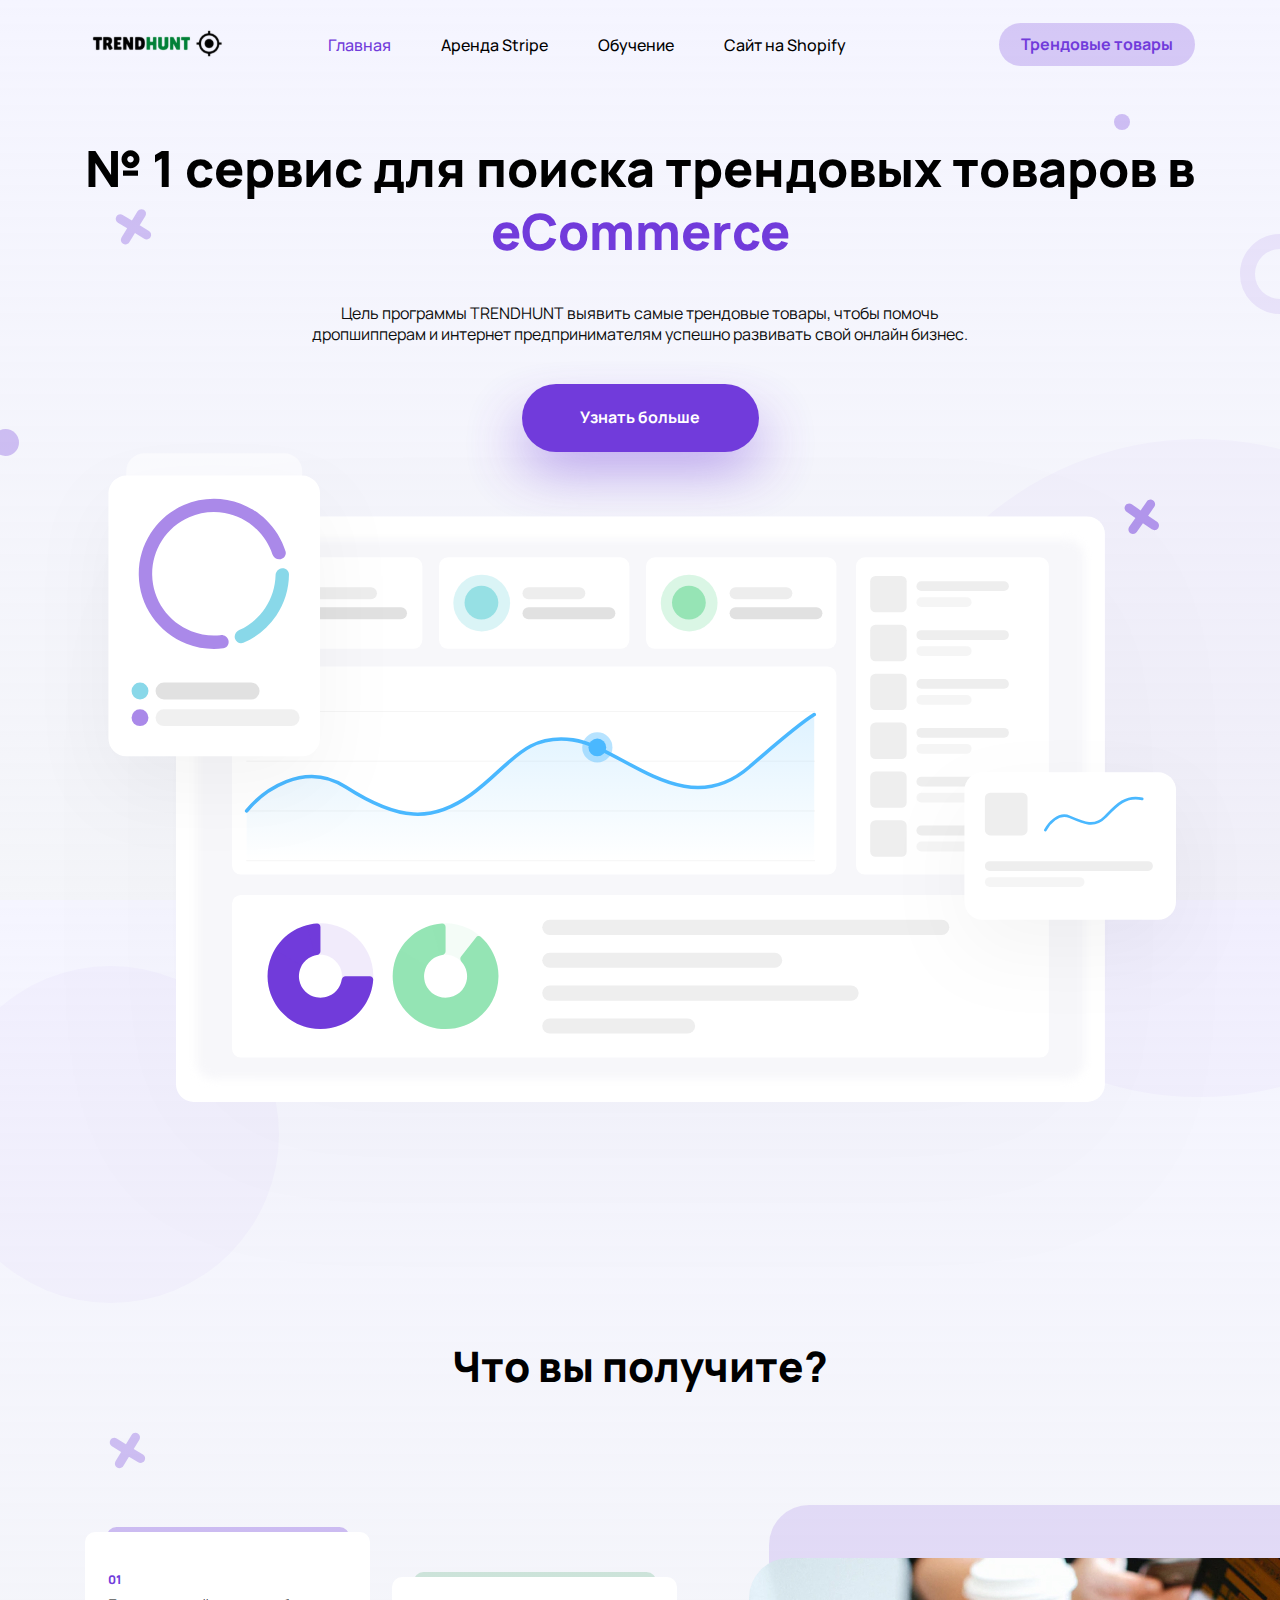
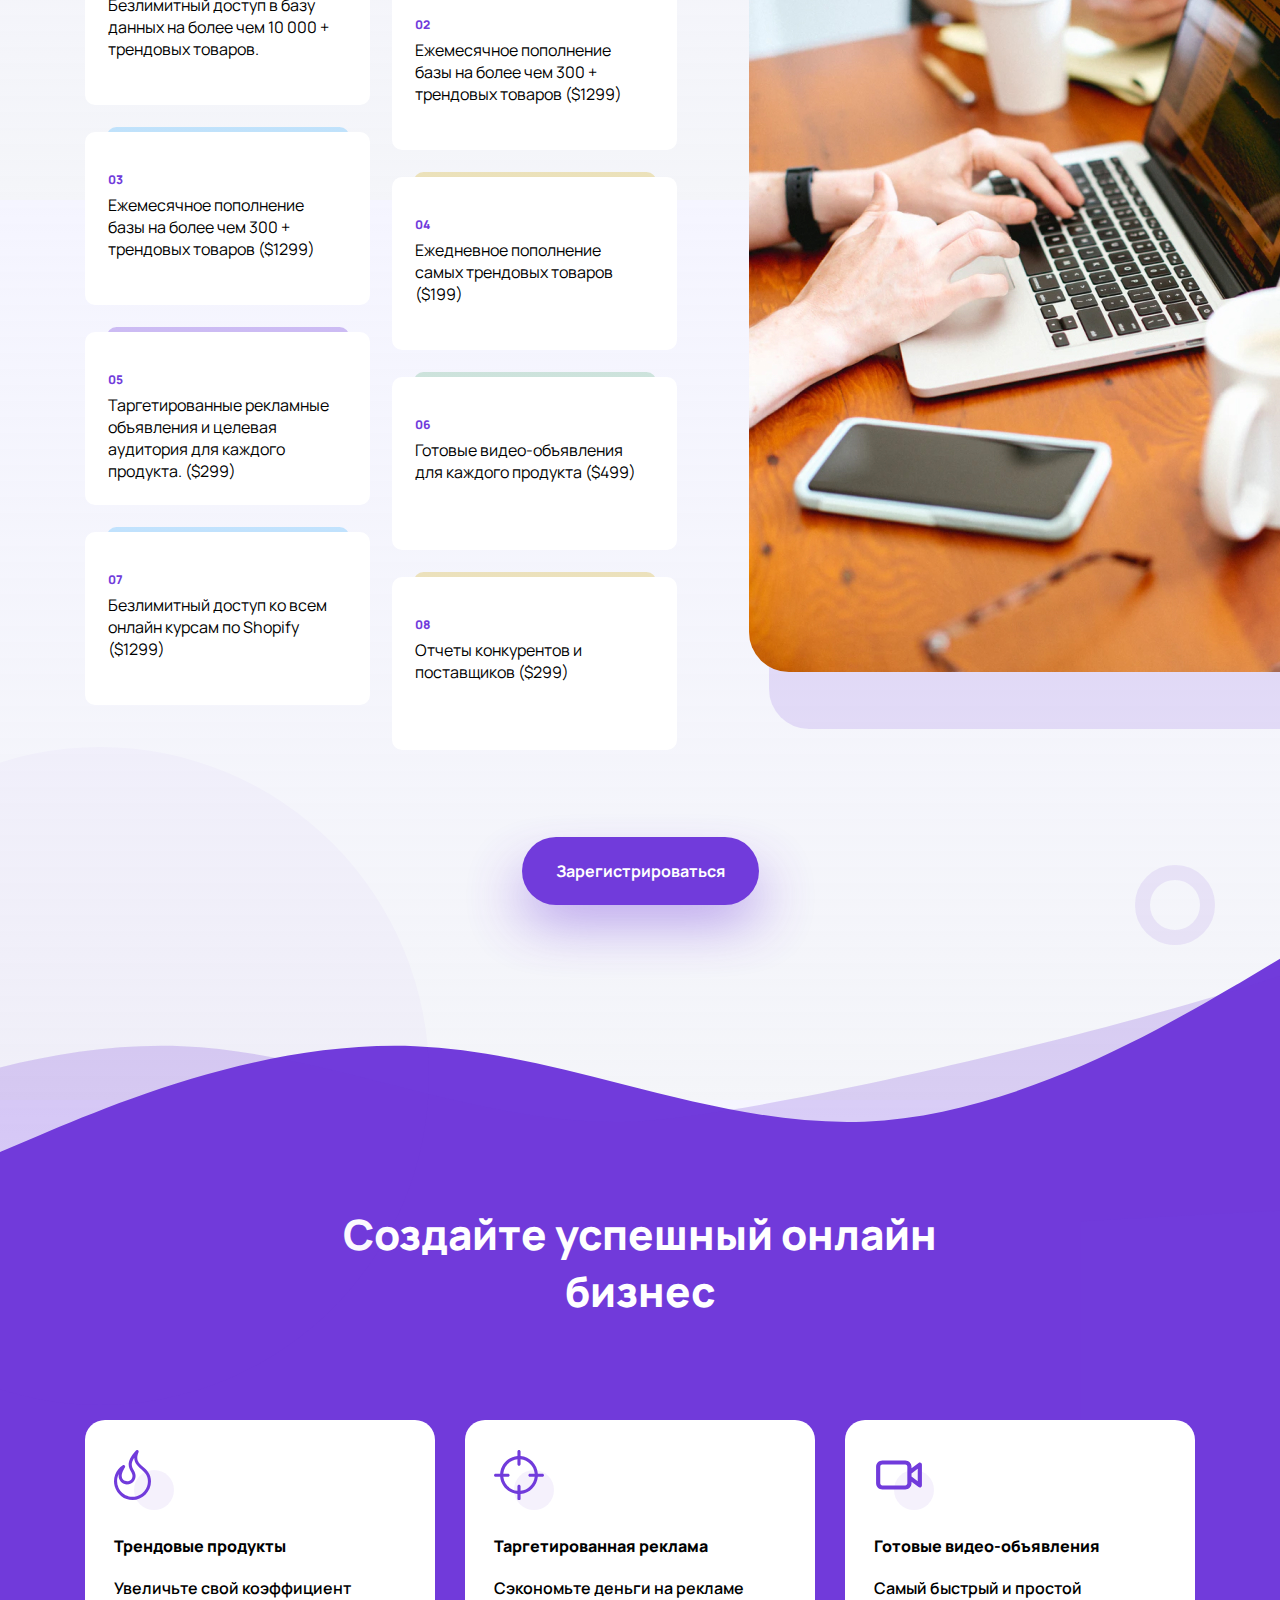
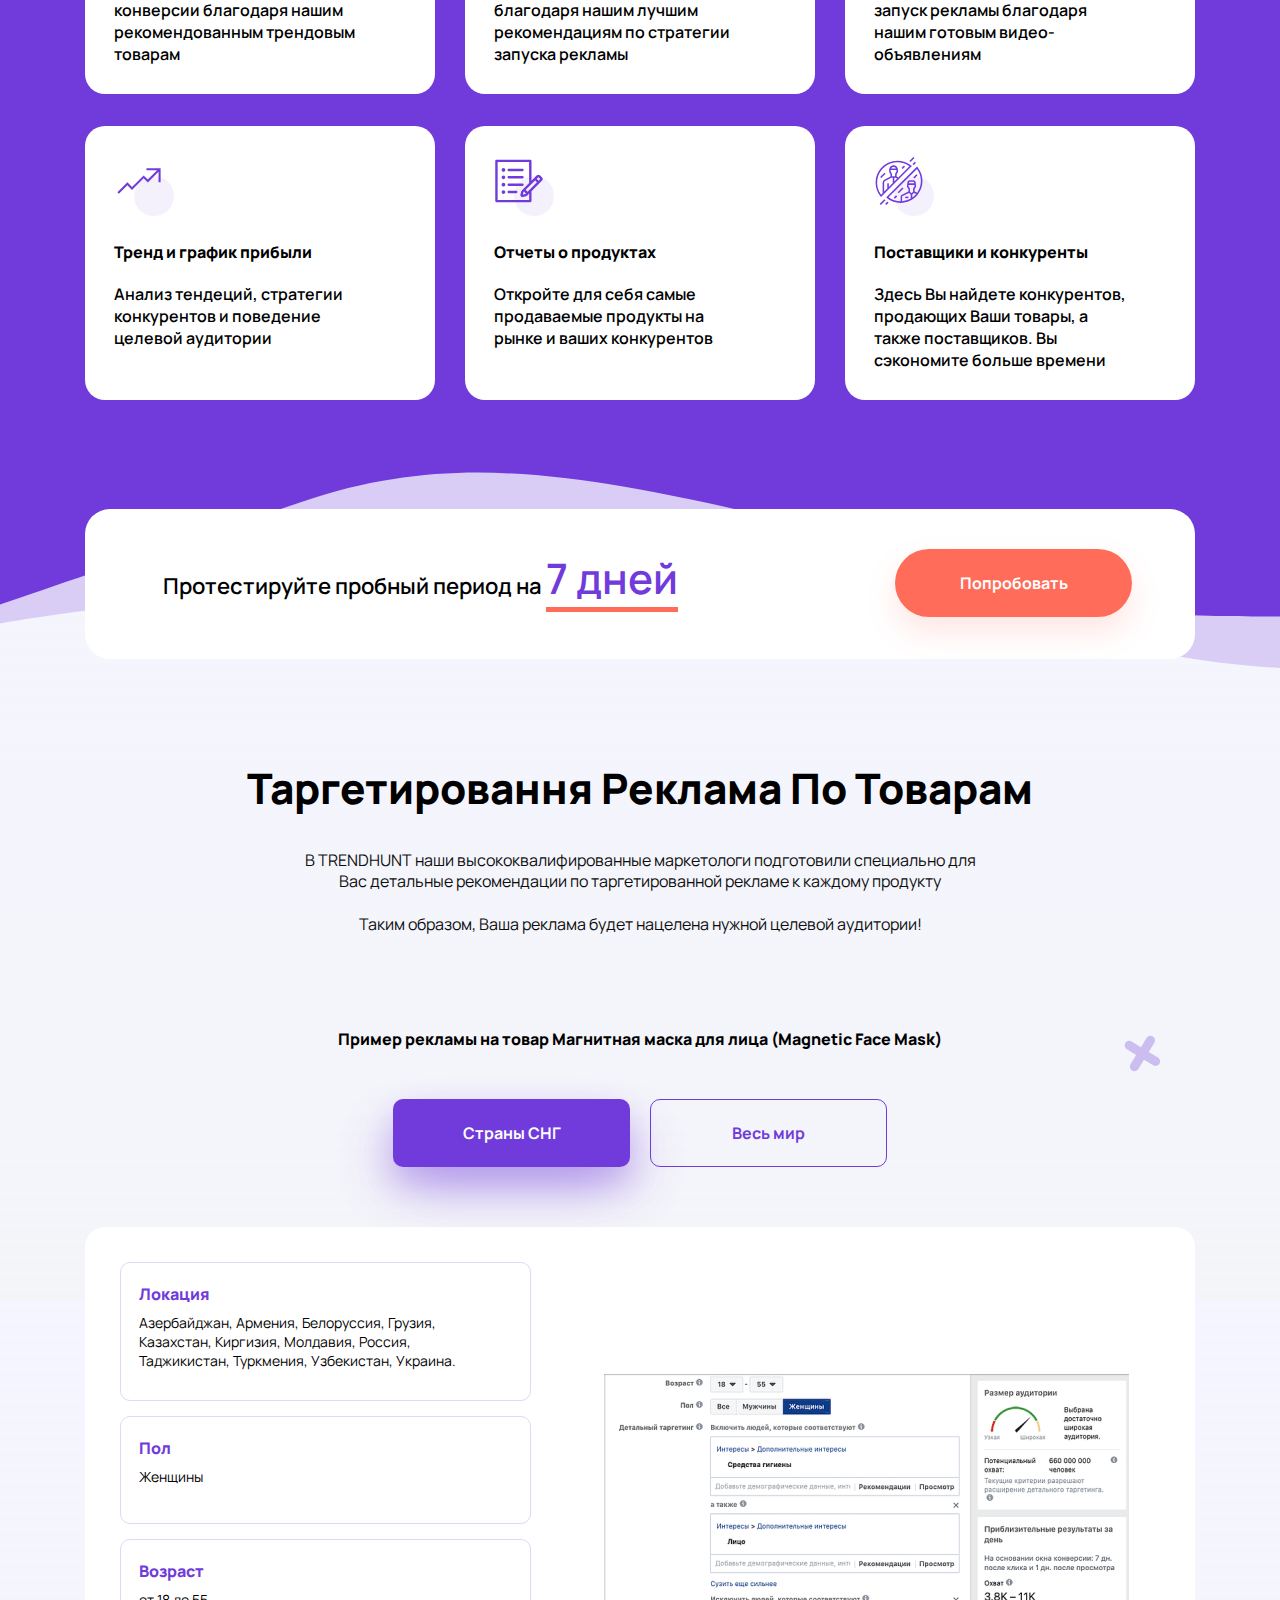
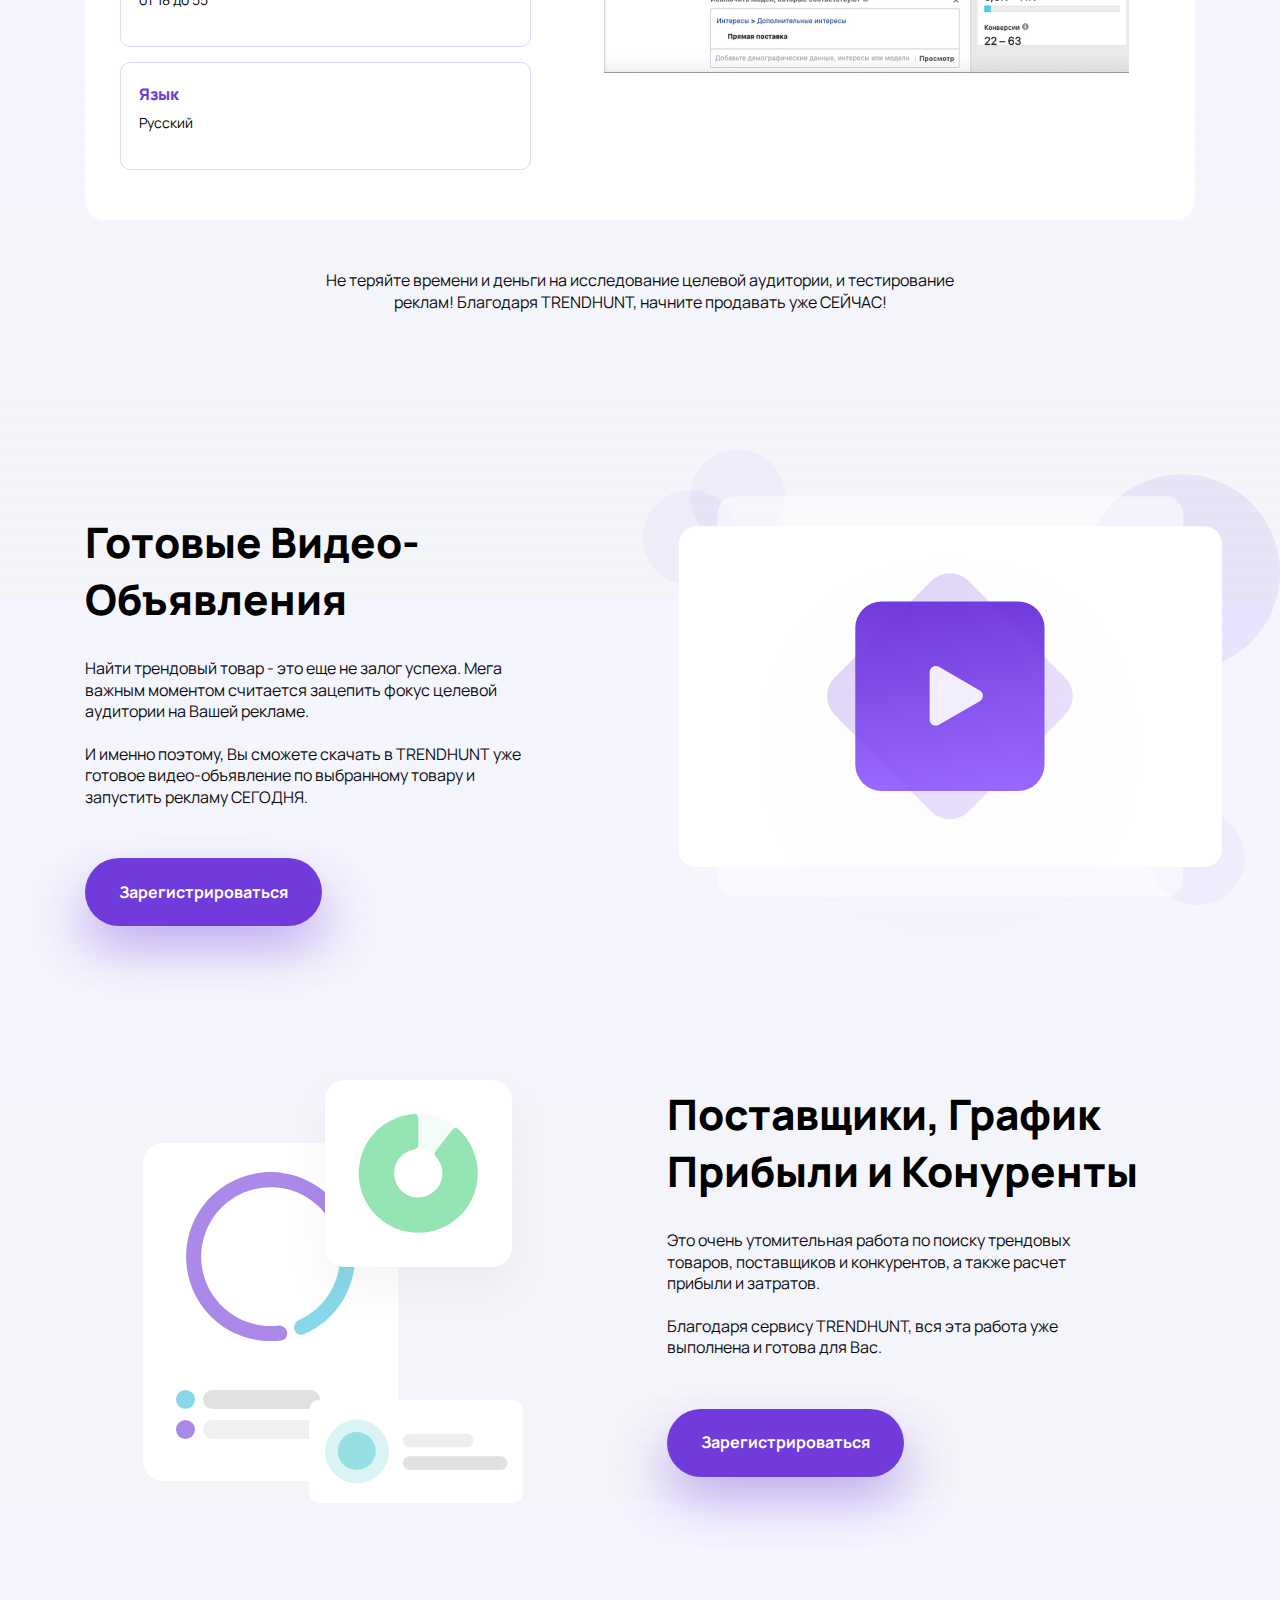
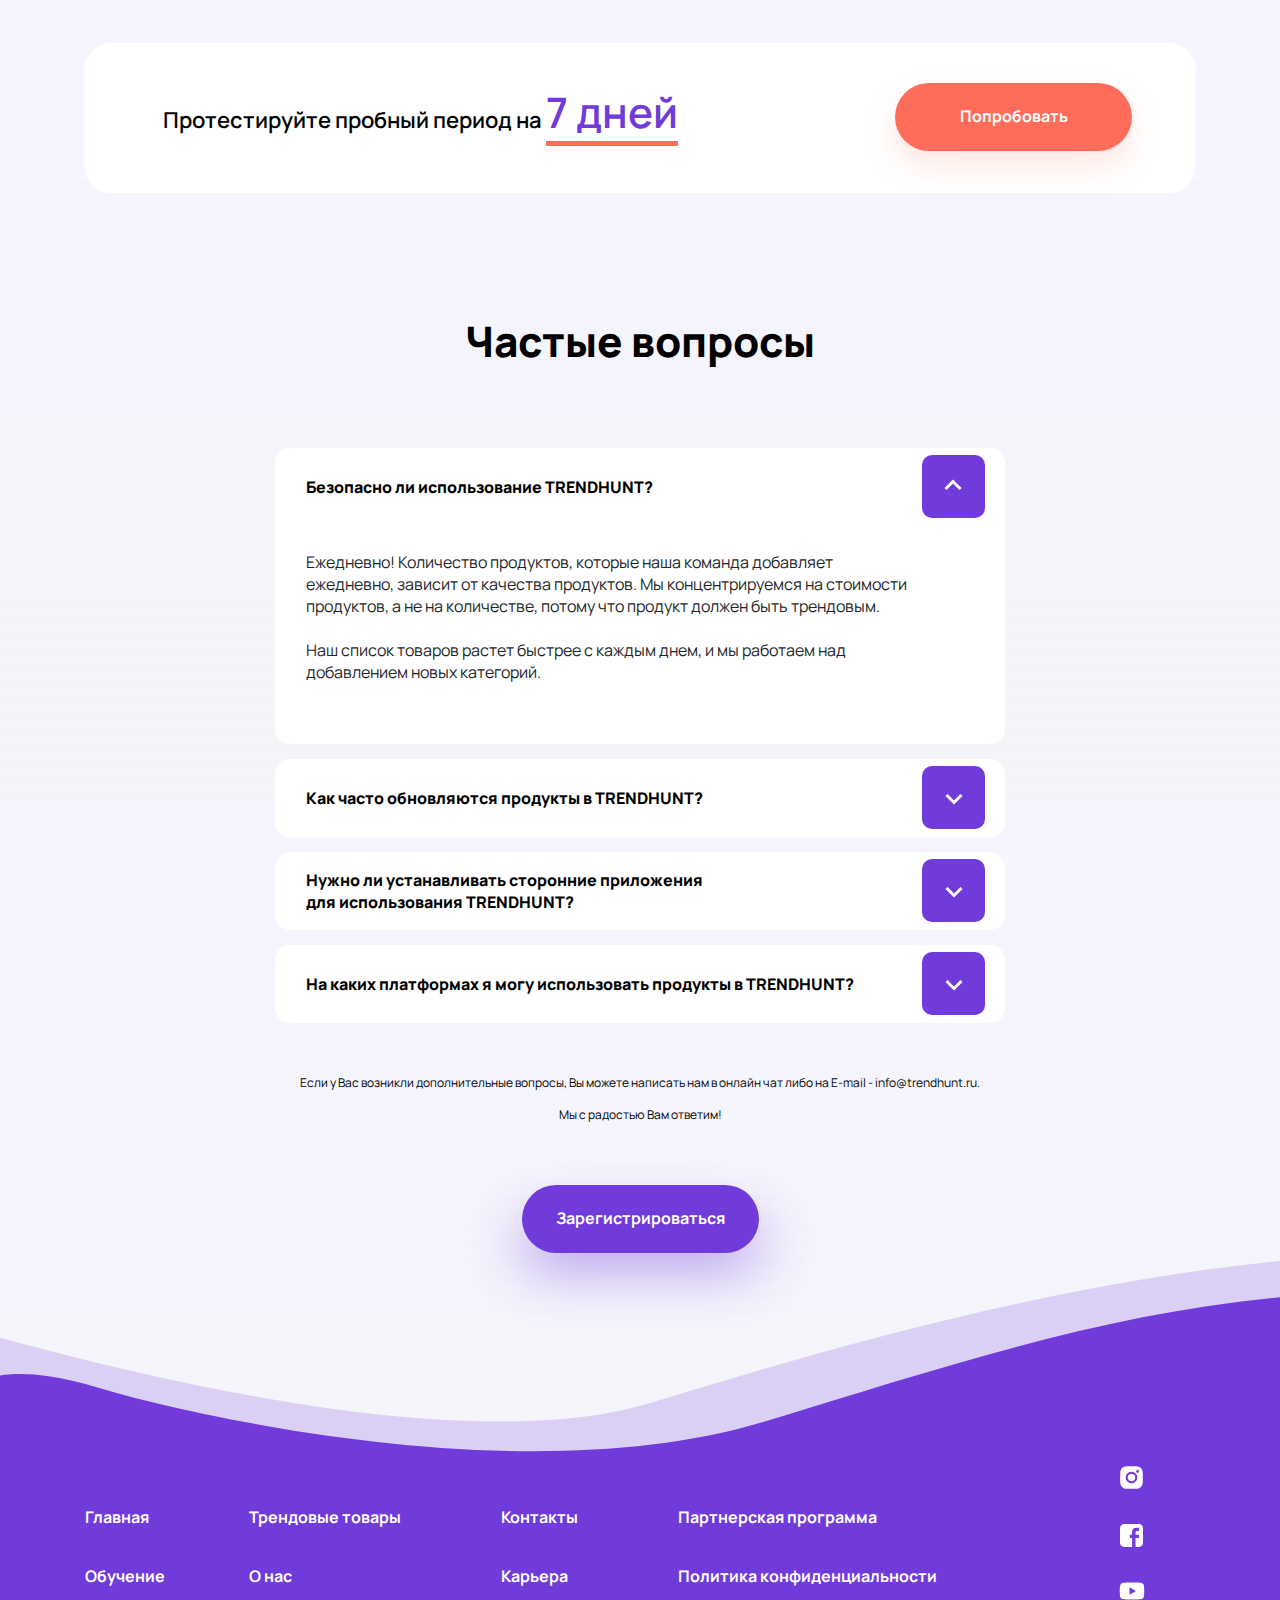
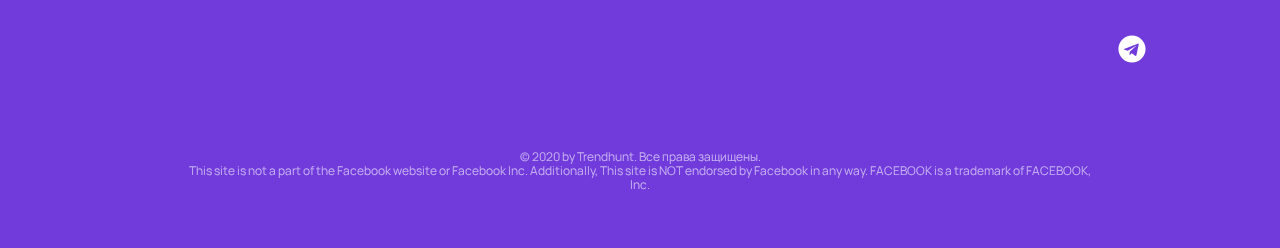
<file: src/index.html>
<!DOCTYPE html>
<html lang="en">
<head>
  <meta charset="UTF-8">
  <meta name="viewport" content="width=device-width, initial-scale=1.0">
  <meta http-equiv="X-UA-Compatible" content="ie=edge">
  <meta name="description" content="TrenHunt - № 1 сервис для поиска трендовых товаров в eCommerce"/>
  <meta name="keywords" content="сервис, eCommerce, Shopify, Stripe, site, web, shop, курсы, шопифай, магазин "/>
  <title>Главная</title>
  <link rel="apple-touch-icon" sizes="180x180" href="favicon/apple-touch-icon.png">
  <link rel="icon" type="image/png" sizes="32x32" href="favicon/favicon-32x32.png">
  <link rel="icon" type="image/png" sizes="16x16" href="favicon/favicon-16x16.png">
  <link rel="manifest" href="favicon/site.webmanifest">
  <link rel="mask-icon" href="favicon/safari-pinned-tab.svg" color="#5bbad5">
  <link rel="shortcut icon" href="favicon/favicon.ico">
  <meta name="msapplication-TileColor" content="#da532c">
  <meta name="msapplication-config" content="favicon/browserconfig.xml">
  <meta name="theme-color" content="#ffffff">
  <link href="https://fonts.googleapis.com/css2?family=Manrope:wght@300;400;500;600;700&display=swap" rel="stylesheet">
  <link rel="stylesheet" href="https://stackpath.bootstrapcdn.com/bootstrap/4.5.0/css/bootstrap.min.css">
  <link rel="stylesheet" href="css/style.min.css">
</head>
<body>
  <div class="nav" id="nav">
    <div class="container">
      <div class="nav__wrap">
        <a href="#" class="nav__logo">
          <img src="img/image 1.svg" alt="TrendHunt">
        </a>
        <ul class="nav__list">
          <li class="nav__list__item"><a class="nav__list__item-active" href="index.html">Главная</a></li>
          <li class="nav__list__item"><a href="stripe.html">Аренда Stripe</a></li>
          <li class="nav__list__item"><a href="education.html">Обучение</a></li>
          <li class="nav__list__item"><a href="shopify.html">Сайт на Shopify</a></li>
        </ul>
        <a href="#" class="nav__btn">Трендовые товары</a>
        <div class="toggle">
          <span class="toggle-1"></span>
          <span class="toggle-2"></span>
          <span class="toggle-3"></span>
        </div>
      </div>
    </div>
  </div>
  <div class="nav-menu">
    <ul class="nav-menu__list">
      <li class="nav__list__item"><a href="index.html">Главная</a></li>
      <li class="nav__list__item"><a href="stripe.html">Аренда Stripe</a></li>
      <li class="nav__list__item"><a href="education.html">Обучение</a></li>
      <li class="nav__list__item"><a href="shopify.html">Сайт на Shopify</a></li>
    </ul>
  </div>
  <div class="header" id="header">
    <img src="img/Ellipse_header-1.svg" alt="" class="elipse-h-r-1">
    <img src="img/Ellipse_header-bg-2.svg" class="elipse-h-r-2" alt="">
    <img src="img/Ellipse_header_sm-3svg.svg" class="elipse-h-r-3 elipse-top" alt="">
    <img src="img/Union_header_1.svg" class="union-h-r-1 union-rotate_back" alt="">

    <img src="img/Union_header_2.svg" class="union-h-l-2 union-rotate" alt="">
    <img src="img/Ellipse_header_sm-4.svg" class="elipse-h-l-4 elipse-top-bottom" alt="">
    <img src="img/Ellipse_header-bg-5.svg" class="elipse-h-l-5" alt="">
    <div class="container">
      <div class="header__wrap">
        <h1 data-aos="fade-up" class="header__title">
          № 1 сервис для поиска трендовых товаров в <span>eCommerce</span>
        </h1>
        <di data-aos="fade-up" class="header__descr">
          <p>
            Цель программы TRENDHUNT выявить самые трендовые товары, чтобы помочь дропшипперам и интернет предпринимателям успешно развивать свой онлайн бизнес. 
          </p>
        </di>
        <a data-aos="fade-up" href="#" class="header__btn btn-width btn btn-log">Узнать больше</a>
      </div>
    </div>
    <div data-aos="fade-down" class="header__img">
      <img src="img/first__img.svg" alt="">
    </div>
  </div>
  <div class="profit__wrapper">
    <img src="img/Union_profit.svg" alt="" class="profit__union-l union-rotate">
    <img src="img/Ellipse_profit.svg" alt="" class="profit__elipse-r pulse">
    <h3 data-aos="fade-down" class="profit__title">
      Что вы получите?
    </h3>
    <div id="profit" class="profit"> <!-- Section -->
      <div class="profit__content"> <!-- Section__content -->
        <div class="container profit__container"> <!-- Section__container -->
          <div class="profit__body"> <!-- Section__body -->
            <div class="profit__wrap">
              <div class="profit__card-wrap">
                <div class="profit__col-1">
                  <div data-aos="fade-up-right" class="profit-card__wrap profit-card__wrap-1">
                    <div  class="profit-card">
                      <div class="profit-card__num">
                        01
                      </div>
                      <div class="profit-card__text">
                        <p>
                          Безлимитный доступ в базу данных на более чем 10 000 + трендовых товаров.
                        </p>
                      </div>
                    </div>
                  </div>
                  <div data-aos="fade-up-right" class="profit-card__wrap profit-card__wrap-3">
                    <div class="profit-card">
                      <div class="profit-card__num">
                        03
                      </div>
                      <div class="profit-card__text">
                        <p>
                          Ежемесячное пополнение базы на более чем 300 + трендовых товаров ($1299)
                        </p>
                      </div>
                    </div>
                  </div>
                  <div data-aos="fade-up-right" class="profit-card__wrap profit-card__wrap-1">
                    <div class="profit-card">
                      <div class="profit-card__num">
                        05
                      </div>
                      <div class="profit-card__text">
                        <p>
                          Таргетированные рекламные объявления и целевая аудитория для каждого продукта. ($299)
                        </p>
                      </div>
                    </div>
                  </div>
                  <div data-aos="fade-up-right" class="profit-card__wrap profit-card__wrap-3">
                    <div class="profit-card">
                      <div class="profit-card__num">
                        07
                      </div>
                      <div class="profit-card__text">
                        <p>
                          Безлимитный доступ ко всем онлайн курсам по Shopify ($1299)
                        </p>
                      </div>
                    </div>
                  </div>
                </div>
                <div class="profit__col-2">
                  <div data-aos="fade-up-left" class="profit-card__wrap profit-card__wrap-2">
                    <div class="profit-card">
                      <div class="profit-card__num">
                        02
                      </div>
                      <div class="profit-card__text">
                        <p>
                          Ежемесячное пополнение базы на более чем 300 + трендовых товаров ($1299)
                        </p>
                      </div>
                    </div>
                  </div>
                  <div data-aos="fade-up-left" class="profit-card__wrap profit-card__wrap-4">
                    <div class="profit-card">
                      <div class="profit-card__num">
                        04
                      </div>
                      <div class="profit-card__text">
                        <p>
                          Ежедневное пополнение самых трендовых товаров ($199)
                        </p>
                      </div>
                    </div>
                  </div>
                  <div data-aos="fade-up-left" class="profit-card__wrap profit-card__wrap-2">
                    <div class="profit-card">
                      <div class="profit-card__num">
                        06
                      </div>
                      <div class="profit-card__text">
                        <p>
                          Готовые видео-объявления для каждого продукта ($499)
                        </p>
                      </div>
                    </div>
                  </div>
                  <div data-aos="fade-up-left" class="profit-card__wrap profit-card__wrap-4">
                    <div class="profit-card">
                      <div class="profit-card__num">
                        08
                      </div>
                      <div class="profit-card__text">
                        <p>
                          Отчеты конкурентов и поставщиков  ($299)
                        </p>
                      </div>
                    </div>
                  </div>
                </div>
              </div>
            </div>
          </div>
        </div>
      </div>
      <div data-aos="fade-up-left" class="profit__img"> <!-- Section__image -->
        <img src="img/profit__img.jpg" alt="">
      </div>
     
    </div>
    <div class="profit__btn-wrap container">
        <a data-aos="fade-down-left" href="#" class="btn profit__btn btn-width btn-log">Зарегистрироваться</a>
    </div>
    <img src="img/Ellipse 33.svg" alt="" class="elipse-33">
  </div>
  <div class="create">
    <div class="container">
      <h3 data-aos="fade-down" class="create__title">
        Создайте успешный онлайн <br> бизнес
      </h3>
      <div class="create__wrap">
        <div data-aos="zoom-in"  class="create-card">
          <div class="create-card__img">
            <img src="img/fire.svg" alt="">
            <span></span>
          </div>
          <div class="create-card__title">
            Трендовые продукты
          </div>
          <div class="create-card__descr">
            <p>
              Увеличьте свой коэффициент конверсии благодаря нашим рекомендованным трендовым товарам 
            </p>
          </div>
        </div>
        <div data-aos="zoom-in" class="create-card">
          <div class="create-card__img">
            <img src="img/Target.svg" alt="">
            <span></span>
          </div>
          <div class="create-card__title">
            Таргетированная реклама
          </div>
          <div class="create-card__descr">
            <p>
              Сэкономьте деньги на рекламе благодаря нашим лучшим рекомендациям по стратегии запуска рекламы
            </p>
          </div>
        </div>
        <div data-aos="zoom-in" class="create-card">
          <div class="create-card__img">
            <img src="img/Video.svg" alt="">
            <span></span>
          </div>
          <div class="create-card__title">
            Готовые видео-объявления
          </div>
          <div class="create-card__descr">
            <p>
              Самый быстрый и простой запуск рекламы благодаря нашим готовым видео-объявлениям
            </p>
          </div>
        </div>
        <div data-aos="zoom-in" class="create-card">
          <div class="create-card__img">
            <img src="img/Graph.svg" alt="">
            <span></span>
          </div>
          <div class="create-card__title">
            Тренд и график прибыли  
          </div>
          <div class="create-card__descr">
            <p>
              Анализ тендеций, стратегии конкурентов и поведение целевой аудитории
            </p>
          </div>
        </div>
        <div data-aos="zoom-in" class="create-card">
          <div class="create-card__img">
            <img src="img/List.svg" alt="">
            <span></span>
          </div>
          <div class="create-card__title">
            Отчеты о продуктах
          </div>
          <div class="create-card__descr">
            <p>
              Откройте для себя самые продаваемые продукты на рынке и ваших конкурентов
            </p>
          </div>
        </div>
        <div data-aos="zoom-in" class="create-card">
          <div class="create-card__img">
            <img src="img/competetion.svg" alt="">
            <span></span>
          </div>
          <div class="create-card__title">
            Поставщики и конкуренты
          </div>
          <div class="create-card__descr">
            <p>
              Здесь Вы найдете конкурентов, продающих Ваши товары, а также поставщиков. Вы сэкономите больше времени
            </p>
          </div>
        </div>
      </div>
      <div data-aos="fade-down-right" class="create-trial create-trial-1">
        <div class="create-trial__title">
          Протестируйте пробный период на <span>7 дней</span>
        </div>
        <a href="#" class="create-trial__btn btn">Попробовать</a>
      </div>
    </div>
  </div>
  <div class="target">
    <img src="img/Union__targ.svg" alt="" class="target__union union-rotate_back">
    <div class="container">
      <div class="target__wrap">
        <div class="target__text">
          <h3 data-aos="fade-down" class="target__title">
            Таргетировання Реклама По Товарам 
          </h3>
          <div data-aos="fade-down" class="target__descr">
            <p>
              В TRENDHUNT наши высококвалифированные маркетологи подготовили специально для Вас детальные рекомендации  по таргетированной рекламе к каждому продукту
                <br> <br>
              Таким образом, Ваша реклама будет нацелена нужной целевой аудитории! 
            </p>
          </div>
          <div data-aos="fade-down" class="target__subtitle">
            <p>
              Пример рекламы на товар Магнитная маска для лица (Magnetic Face Mask)
            </p>
          </div>
          <div data-aos="fade-down" class="target-buttons">
            <a href="#" class="btn-log btn target__btn-1 target__btn">Страны СНГ</a>
            <a href="#" class="target__btn-2 target__btn btn">Весь мир</a>
          </div>
        </div>
        <div data-aos="zoom-in" class="target-card">
          <div class="target-card__content">
            <div class="target-card__box">
              <h6 class="target-card__box__title">Локация</h6>
              <p class="target-card__box__descr">Азербайджан, Армения, Белоруссия, Грузия, Казахстан, Киргизия, Молдавия, Россия, Таджикистан, Туркмения, Узбекистан, Украина.</p>
            </div>
            <div class="target-card__wrap">
              <div class="target-card__box">
                <h6 class="target-card__box__title">Пол</h6>
                <p class="target-card__box__descr">Женщины</p>
              </div>
              <div class="target-card__box">
                <h6 class="target-card__box__title">Возраст</h6>
                <p class="target-card__box__descr">от 18 до 55</p>
              </div>
            </div>
            <div class="target-card__box">
              <h6 class="target-card__box__title">Язык</h6>
              <p class="target-card__box__descr">Русский</p>
            </div>
          </div>
          <div class="target-card__image">
            <img src="img/target__img.jpg" alt="">
          </div>
        </div>
        <div data-aos="fade-down" class="target-card__sub">
          <p>
            Не теряйте времени и деньги на исследование целевой аудитории, и тестирование реклам! Благодаря TRENDHUNT, начните продавать уже СЕЙЧАС!
          </p>
        </div>
      </div>
    </div>
  </div>
  <div class="video"> <!-- Section -->
    <div class="video__content"> <!-- Section__content -->
      <div class="video__container container"> <!-- Section__container -->
        <div data-aos="fade-down-left" class="video__body"> <!-- Section__body -->
          <h3 class="video__title">
            Готовые Видео-Объявления
          </h3>
          <div class="video__descr">
            <p>
              Найти трендовый товар - это еще не залог успеха. Мега важным моментом считается зацепить фокус целевой аудитории на Вашей рекламе. 
                <br><br>
              И именно поэтому, Вы сможете скачать в TRENDHUNT уже готовое видео-объявление по выбранному товару и запустить рекламу СЕГОДНЯ.
            </p>
          </div>
          <a href="#" class="video__btn btn btn-width btn-log">Зарегистрироваться</a>
        </div>
      </div>
    </div>
    <div class="video__image"> <!-- Section__image -->
      <img src="img/video__img.svg" alt="">
    </div>
  </div>
  <div class="graf">
    <div class="container">
      <div  class="graf__wrap">
        <div data-aos="fade-down-top" class="graf__img">
          <img src="img/Graf__img.svg" alt="">
        </div>
        <div data-aos="fade-down-right" class="graf__text">
          <h3 class="graf__title">
            Поставщики, График <br> Прибыли и Конуренты
          </h3>
          <div class="graf__descr">
            <p>
              Это очень утомительная работа по поиску трендовых товаров, поставщиков и конкурентов, а также расчет прибыли и затратов. 
              <br><br>
              Благодаря сервису TRENDHUNT, вся эта работа уже выполнена и готова для Вас. 
            </p>
          </div>
          <a href="#" class="graf__btn btn-width btn btn-log">Зарегистрироваться</a>
        </div>
      </div>
      <div data-aos="fade-down" class="create-trial">
        <div class="create-trial__title">
          Протестируйте пробный период на <span>7 дней</span>
        </div>
        <a href="#" class="create-trial__btn btn">Попробовать</a>
      </div>
    </div>
  </div>
  <div class="question" id="question">
    <div class="container">
      <h3 data-aos="fade-down" class="question__title">
        Частые вопросы
      </h3>
        <div class="question__wrap">
          <div class="accordion">
            <div data-aos="fade-down" class="accordion__item open-accordion">
              <div class="accordion__header">Безопасно ли использование TRENDHUNT?</div>
              <div class="accordion__body">
                <p>
                  Ежедневно! Количество продуктов, которые наша команда добавляет ежедневно, зависит от качества продуктов. Мы концентрируемся на стоимости продуктов, а не на количестве, потому что продукт должен быть трендовым. 
                  <br><br>
                  Наш список товаров растет быстрее с каждым днем, и мы работаем над добавлением новых категорий.
                </p>
              </div>
            </div>
            <div data-aos="fade-down" class="accordion__item">
              <div class="accordion__header">Как часто обновляются продукты в TRENDHUNT?</div>
              <div class="accordion__body">
                <p>
                  Ежедневно! Количество продуктов, которые наша команда добавляет ежедневно, зависит от качества продуктов. Мы концентрируемся на стоимости продуктов, а не на количестве, потому что продукт должен быть трендовым. 
                  <br><br>
                  Наш список товаров растет быстрее с каждым днем, и мы работаем над добавлением новых категорий.
                </p>
              </div>
            </div>
            <div data-aos="fade-down" class="accordion__item">
              <div class="accordion__header">Нужно ли устанавливать сторонние приложения <br> для использования TRENDHUNT?</div>
              <div class="accordion__body">
                <p>
                  Ежедневно! Количество продуктов, которые наша команда добавляет ежедневно, зависит от качества продуктов. Мы концентрируемся на стоимости продуктов, а не на количестве, потому что продукт должен быть трендовым. 
                  <br><br>
                  Наш список товаров растет быстрее с каждым днем, и мы работаем над добавлением новых категорий.
                </p>
              </div>
            </div>
            <div data-aos="fade-down" class="accordion__item">
              <div class="accordion__header">На каких платформах я могу использовать продукты в TRENDHUNT?</div>
              <div class="accordion__body">
                <p>
                  Ежедневно! Количество продуктов, которые наша команда добавляет ежедневно, зависит от качества продуктов. Мы концентрируемся на стоимости продуктов, а не на количестве, потому что продукт должен быть трендовым. 
                  <br><br>
                  Наш список товаров растет быстрее с каждым днем, и мы работаем над добавлением новых категорий.
                </p>
              </div>
            </div>
          </div>
        </div>
              <div data-aos="flip-right" class="question__text">
          <p>
            Если у Вас возникли дополнительные вопросы, Вы можете написать нам в онлайн чат либо на E-mail - info@trendhunt.ru. 
            <br><br>
             Мы с радостью Вам ответим!
          </p>
        </div>
       <div data-aos="flip-left" class="question__btn-wrap">
        <a href="#" class="question__btn btn-width btn btn-log">Зарегистрироваться</a>
       </div>
    </div>
  </div>
  <div class="footer" id="footer">
    <div class="container">
      <div class="footer__wrap" data-aos="zoom-in"">
        <div class="footer__list-wrap">
          <ul class="footer__list">
            <li class="footer__list__item">
              <a class="footer__list__item__link" href="#">Главная</a> 
              <a class="footer__list__item__link" href="#">Обучение </a>
            </li>
            <li class="footer__list__item">
              <a class="footer__list__item__link" href="#">Трендовые товары</a>
              <a class="footer__list__item__link" href="#">О нас</a>
            </li>
            <li class="footer__list__item">
              <a class="footer__list__item__link" href="#">Контакты</a>
              <a class="footer__list__item__link" href="#">Карьера</a>
            </li>
            <li class="footer__list__item">
              <a class="footer__list__item__link" href="#">Партнерская программа</a>
              <a class="footer__list__item__link" href="#">Политика конфиденциальности</a>
            </li>
          </ul>
        </div>
        <div class="footer__social" data-aos="zoom-in"">
          <a href="#" class="footer__social__link"><img src="img/instagram-filled.svg" alt=""></a>
          <a href="#" class="footer__social__link"><img src="img/facebook-rect.svg" alt=""></a>
          <a href="#" class="footer__social__link"><img src="img/youtube-filled.svg" alt=""></a>
          <a href="#" class="footer__social__link"><img src="img/telegram.svg" alt=""></a>
        </div>
      </div>
      <div class="footer__rig" data-aos="zoom-in"">
        <p>
          © 2020 by Trendhunt. Все права защищены. <br>

This site is not a part of the Facebook website or Facebook Inc. Additionally, This site is NOT endorsed by Facebook in any way. FACEBOOK is a trademark of FACEBOOK, Inc.
        </p>
      </div>
    </div>
  </div>
  <script src="js/jquery-3.5.1.min.js"></script>
  <!-- <script src="https://unpkg.com/aos@2.3.1/dist/aos.js"></script> -->
  <script src="js/script.js"></script>
</body>
</html>
</file>
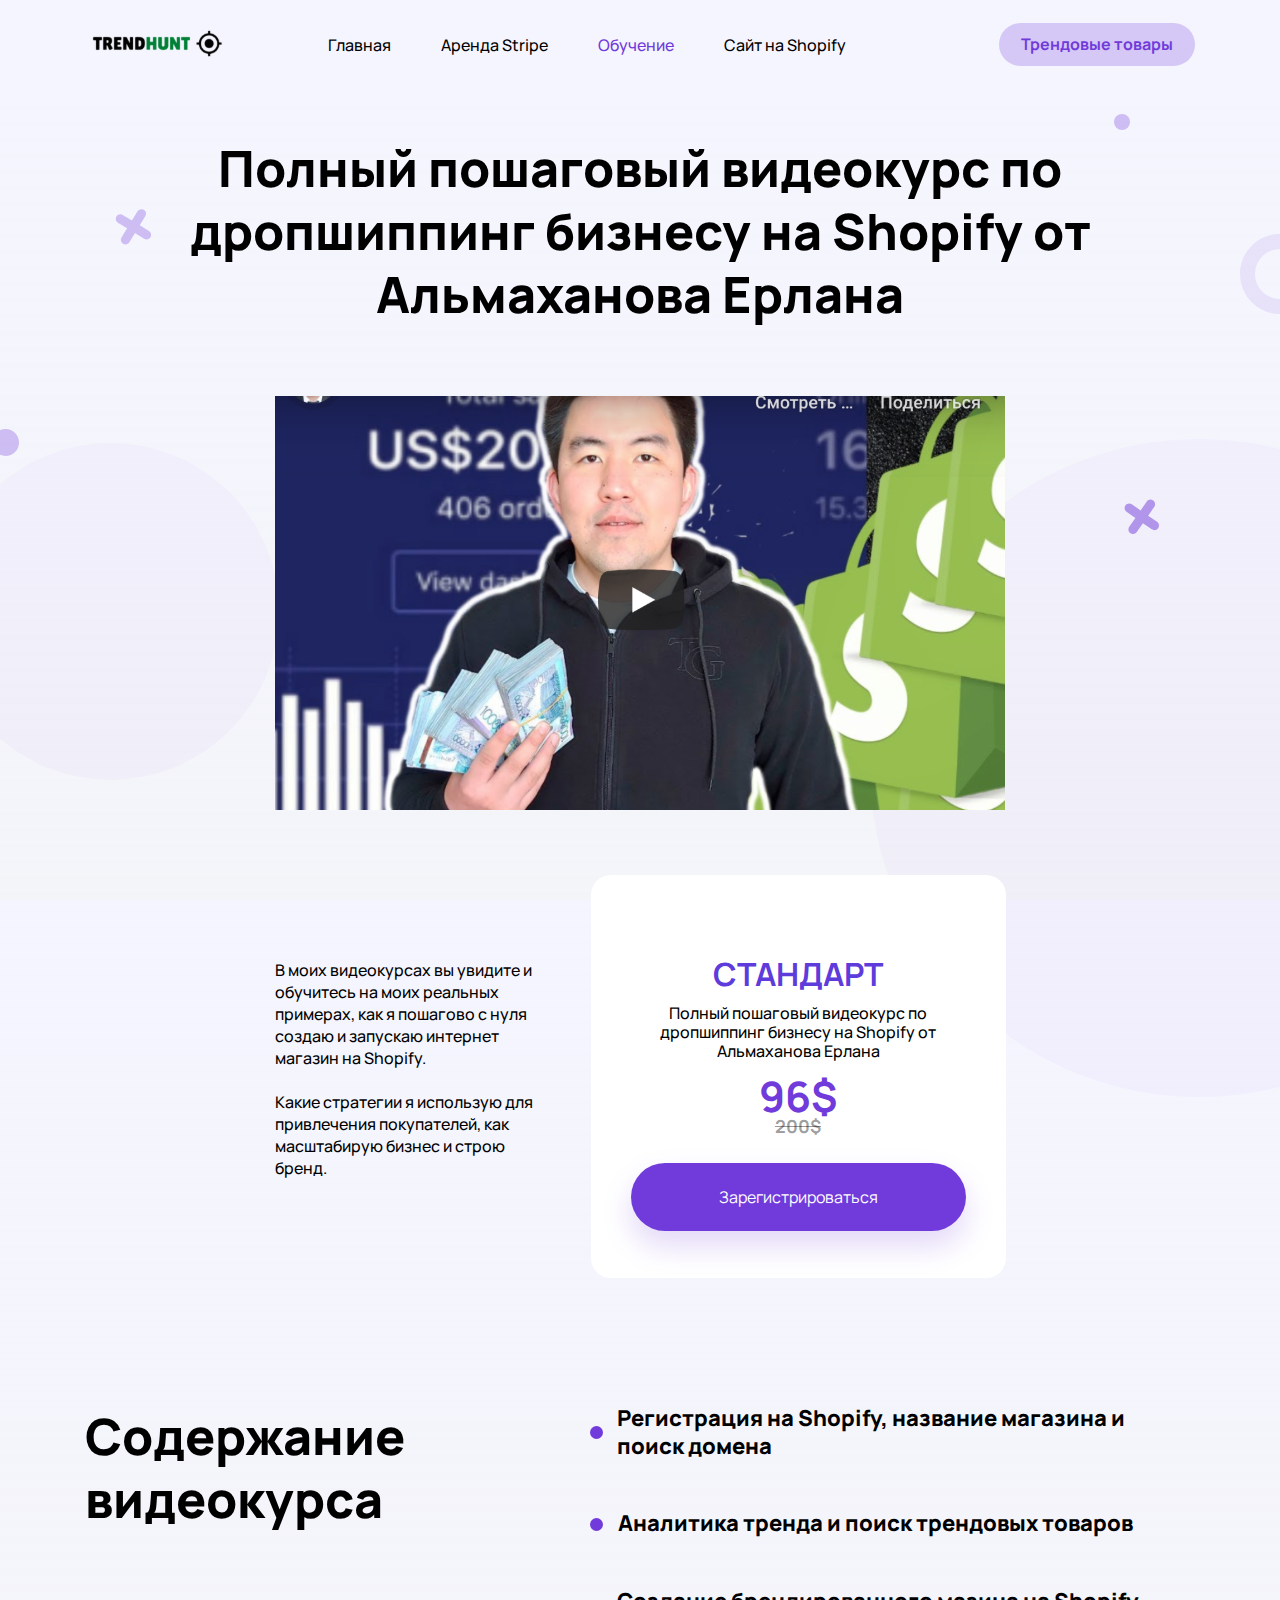
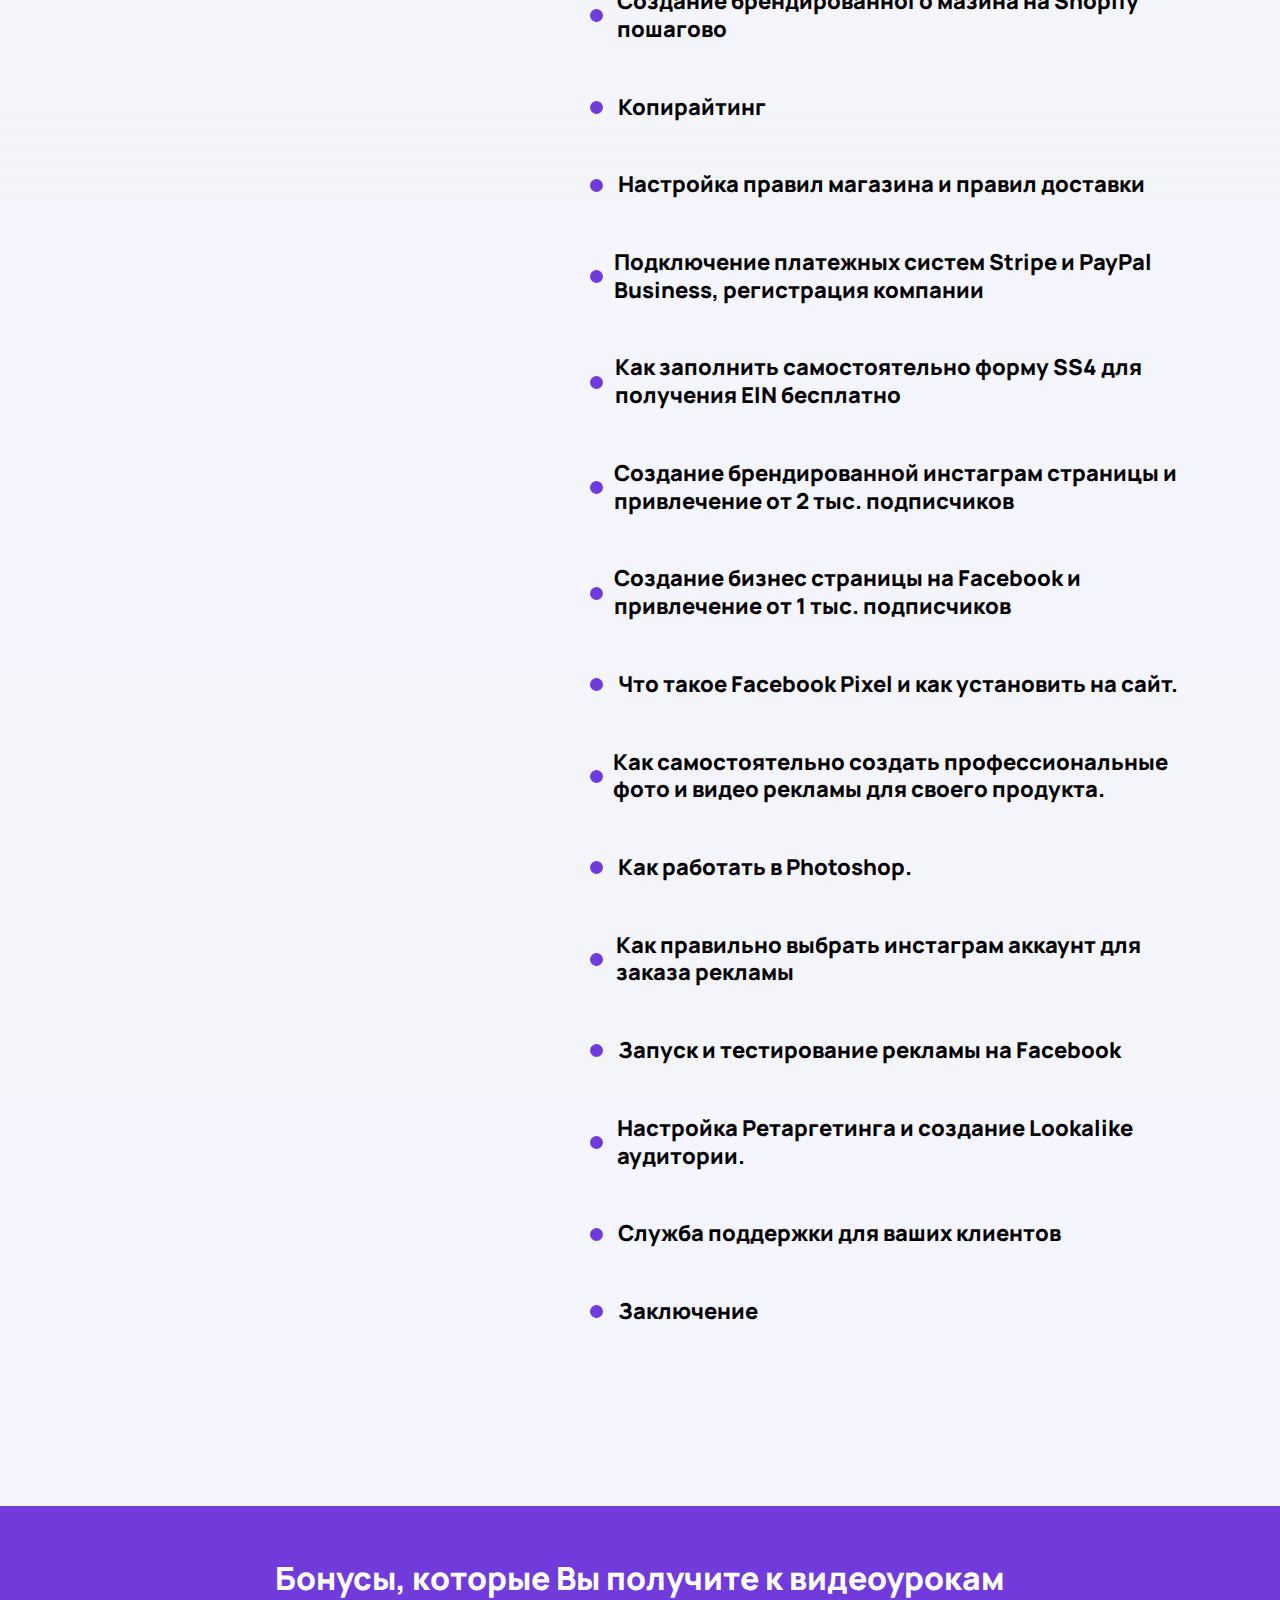
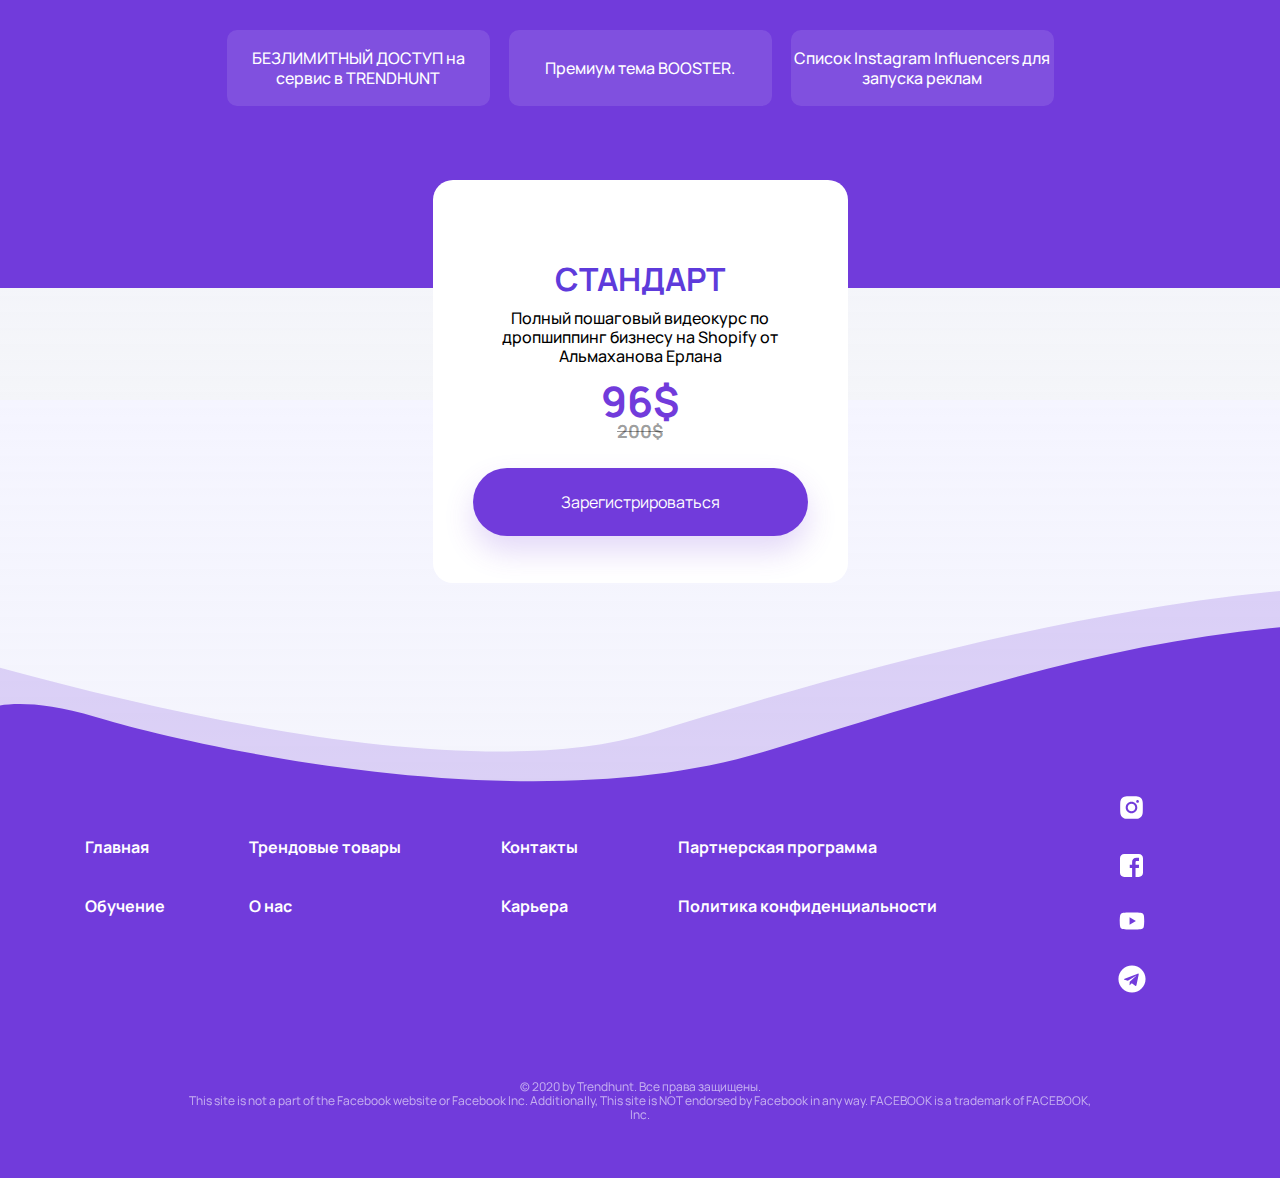
<file: src/education.html>
<!DOCTYPE html>
<html lang="en">
<head>
  <meta charset="UTF-8">
  <meta name="viewport" content="width=device-width, initial-scale=1.0">
  <title>Обучение</title>
  <link rel="apple-touch-icon" sizes="180x180" href="favicon/apple-touch-icon.png">
  <link rel="icon" type="image/png" sizes="32x32" href="favicon/favicon-32x32.png">
  <link rel="icon" type="image/png" sizes="16x16" href="favicon/favicon-16x16.png">
  <link rel="manifest" href="favicon/site.webmanifest">
  <link rel="mask-icon" href="favicon/safari-pinned-tab.svg" color="#5bbad5">
  <link rel="shortcut icon" href="favicon/favicon.ico">
  <meta name="msapplication-TileColor" content="#da532c">
  <meta name="msapplication-config" content="favicon/browserconfig.xml">
  <meta name="theme-color" content="#ffffff">
  <link href="https://fonts.googleapis.com/css2?family=Manrope:wght@300;400;500;600;700&display=swap" rel="stylesheet">
  <link rel="stylesheet" href="https://stackpath.bootstrapcdn.com/bootstrap/4.5.0/css/bootstrap.min.css">
  <link rel="stylesheet" href="css/style.min.css">
</head>
<body>
  
  <div class="nav" id="nav">
    <div class="container">
      <div class="nav__wrap">
        <a href="#" class="nav__logo">
          <img src="img/image 1.svg" alt="TrendHunt">
        </a>
        <ul class="nav__list">
          <li class="nav__list__item"><a href="index.html">Главная</a></li>
          <li class="nav__list__item"><a href="stripe.html">Аренда Stripe</a></li>
          <li class="nav__list__item"><a class="nav__list__item-active" href="education.html">Обучение</a></li>
          <li class="nav__list__item"><a href="shopify.html">Сайт на Shopify</a></li>
        </ul>
        <a href="#" class="nav__btn">Трендовые товары</a>
        <div class="toggle">
          <span class="toggle-1"></span>
          <span class="toggle-2"></span>
          <span class="toggle-3"></span>
        </div>
      </div>
    </div>
  </div>
  <div class="header" id="header">
    <img src="img/Ellipse_header-1.svg" alt="" class="elipse-h-r-1">
    <img src="img/Ellipse_header-bg-2.svg" class="elipse-h-r-2" alt="">
    <img src="img/Ellipse_header_sm-3svg.svg" class="elipse-h-r-3 elipse-top" alt="">
    <img src="img/Union_header_1.svg" class="union-h-r-1 union-rotate_back" alt="">

    <img src="img/Union_header_2.svg" class="union-h-l-2 union-rotate" alt="">
    <img src="img/Ellipse_header_sm-4.svg" class="elipse-h-l-4 elipse-top-bottom" alt="">
    <img src="img/Ellipse_header-bg-5.svg" class="elipse-h-l-5" alt="">
    <div class="container">
      <div class="header__wrap">
        <h1 data-aos="fade-up" class="header__title">
          Полный пошаговый видеокурс по дропшиппинг бизнесу на Shopify от Альмаханова Ерлана
        </h1>
      </div>
    </div>
    <div data-aos="fade-down" class="header__img education-header__img">
      <img src="img/video__education.svg" alt="">
    </div>
  </div>
  <div class="tarif">
    <div class="container">
      <div class="tarif__wrap">
        <div class="tarif__text">
          <p>
            В моих видеокурсах вы увидите 
              и обучитесь на моих реальных примерах, как я пошагово с нуля создаю и запускаю интернет магазин на Shopify. 
              <br><br>
              Какие стратегии я использую для привлечения покупателей, как масштабирую бизнес и строю бренд.
          </p>
        </div>
        <div class="tarif-card tarif-card__education">
          <div class="tarif-card__title">
            Стандарт
          </div>
          <div class="tarif-card__descr">
            <p>
              Полный пошаговый видеокурс по дропшиппинг бизнесу на Shopify от Альмаханова Ерлана
            </p>
          </div>
          <div class="tarif-card__price">
            96$
            <span class="tarif-card__price-past">
              200$
            </span>
          </div>
          <a href="#modal" class="tarif-card__btn btn">Зарегистрироваться</a>
      </div>
      </div>
    </div>
  </div>
  <div class="list">
    <div class="container">
      <div class="list__wrap">
        <div class="list__title-wrap">
          <div class="list__title">
            Содержание <br> видеокурса
          </div>
        </div>
        <div class="list__items">
          <ul>
            <li class="list__items__item"><span></span>Регистрация на Shopify, название магазина и поиск домена</li>
            <li class="list__items__item"><span></span>Аналитика тренда и поиск трендовых товаров</li>
            <li class="list__items__item"><span></span>Создание брендированного мазина на Shopify пошагово</li>
            <li class="list__items__item"><span></span>Копирайтинг</li>
            <li class="list__items__item"><span></span>Настройка правил магазина и правил доставки</li>
            <li class="list__items__item"><span></span>Подключение платежных систем Stripe и PayPal Business, регистрация компании</li>
            <li class="list__items__item"><span></span>Как заполнить самостоятельно форму SS4 для получения EIN бесплатно</li>
            <li class="list__items__item"><span></span>Создание брендированной инстаграм страницы и привлечение от 2 тыс. подписчиков</li>
            <li class="list__items__item"><span></span>Создание бизнес страницы на Facebook и привлечение от 1 тыс. подписчиков</li>
            <li class="list__items__item"><span></span>Что такое Facebook Pixel и как установить на сайт.</li>
            <li class="list__items__item"><span></span>Как самостоятельно создать профессиональные фото и видео рекламы для своего продукта. </li>
            <li class="list__items__item"><span></span>Как работать в Photoshop.</li>
            <li class="list__items__item"><span></span>Как правильно выбрать инстаграм аккаунт для заказа рекламы</li>
            <li class="list__items__item"><span></span>Запуск и тестирование рекламы на Facebook</li>
            <li class="list__items__item"><span></span>Настройка Ретаргетинга и создание Lookalike аудитории. </li>
            <li class="list__items__item"><span></span>Служба поддержки для ваших клиентов</li>
            <li class="list__items__item"><span></span>Заключение</li>
          </ul>
        </div>
      </div>
    </div>
  </div>
  <div class="bonus">
    <div class="container">
      <div class="bonus__wrap">
        <div class="bonus__title">
          Бонусы, которые Вы получите к видеоурокам
        </div>
        <div class="bonus-card__wrap">
          <div class="bonus-card">
            БЕЗЛИМИТНЫЙ ДОСТУП на сервис в TRENDHUNT
          </div>
          <div class="bonus-card">
            Премиум тема BOOSTER.
          </div>
          <div class="bonus-card">
            Список Instagram Influencers для запуска реклам
          </div>
        </div>
      </div>
    </div>
  </div>
  <div class="bonus-tarif">
    <div class="tarif-card tarif-card__education">
      <div class="tarif-card__title">
        Стандарт
      </div>
      <div class="tarif-card__descr">
        <p>
          Полный пошаговый видеокурс по дропшиппинг бизнесу на Shopify от Альмаханова Ерлана
        </p>
      </div>
      <div class="tarif-card__price">
        96$
        <span class="tarif-card__price-past">
          200$
        </span>
      </div>
      <a href="#modal" class="tarif-card__btn btn">Зарегистрироваться</a>
  </div>
  </div>


  <div class="footer" id="footer">
    <div class="container">
      <div class="footer__wrap" data-aos="zoom-in"">
        <div class="footer__list-wrap">
          <ul class="footer__list">
            <li class="footer__list__item">
              <a class="footer__list__item__link" href="#">Главная</a> 
              <a class="footer__list__item__link" href="#">Обучение </a>
            </li>
            <li class="footer__list__item">
              <a class="footer__list__item__link" href="#">Трендовые товары</a>
              <a class="footer__list__item__link" href="#">О нас</a>
            </li>
            <li class="footer__list__item">
              <a class="footer__list__item__link" href="#">Контакты</a>
              <a class="footer__list__item__link" href="#">Карьера</a>
            </li>
            <li class="footer__list__item">
              <a class="footer__list__item__link" href="#">Партнерская программа</a>
              <a class="footer__list__item__link" href="#">Политика конфиденциальности</a>
            </li>
          </ul>
        </div>
        <div class="footer__social" data-aos="zoom-in"">
          <a href="#" class="footer__social__link"><img src="img/instagram-filled.svg" alt=""></a>
          <a href="#" class="footer__social__link"><img src="img/facebook-rect.svg" alt=""></a>
          <a href="#" class="footer__social__link"><img src="img/youtube-filled.svg" alt=""></a>
          <a href="#" class="footer__social__link"><img src="img/telegram.svg" alt=""></a>
        </div>
      </div>
      <div class="footer__rig" data-aos="zoom-in"">
        <p>
          © 2020 by Trendhunt. Все права защищены. <br>

This site is not a part of the Facebook website or Facebook Inc. Additionally, This site is NOT endorsed by Facebook in any way. FACEBOOK is a trademark of FACEBOOK, Inc.
        </p>
      </div>
    </div>
  </div>

  <div class="stripe-modal modal" id="modal">
    <a href="#" class="stripe-modal__area"></a>
    <form action="mail.php" method="POST" class="stripe-modal__card">
      <a href="#" class="close">
        <img src="img/bi_x.svg" alt="close">
      </a>
      <div class="stripe-modal__title">
        Аккаунт Stripe
      </div>
      <div class="stripe-modal__body">
        <div class="stripe-modal__block">
          <div class="stripe-modal__line stripe-modal__name">
            <span>Имя</span>
            <input name="user_name" required placeholder="Имя" type="text">
          </div>
          <div class="stripe-modal__line stripe-modal__name">
            <span>Фамилия</span>
            <input name="user_surname" required placeholder="Фамилия" type="text">
          </div>
        </div>
        <div class="stripe-modal__block">
          <div class="stripe-modal__line stripe-modal__name">
            <span>Почта</span>
            <input name="user_email" required placeholder="Email" type="email">
          </div>
          <div class="stripe-modal__line stripe-modal__name">
            <span>Телефон</span>
            <input name="user_phone" required placeholder="Телефон" type="number" id="">
          </div>
        </div>
        <div class="stripe-modal__block">
          <div class="stripe-modal__line stripe-modal__name">
            <span>Ссылка на ваш веб сайт</span>
            <input name="user_link" required placeholder="Ссылка" type="text">
          </div>
          <div class="stripe-modal__line stripe-modal__name">
            <span>На какой платформе магазин</span>
            <input name="user_shop" required placeholder="Например Shopify" type="text">
          </div>
        </div>
        <div class="stripe-modal__block">
          <div class="stripe-modal__line stripe-modal__name">
            <span>Опишите ваш магазин</span>
            <textarea required placeholder="Описание" name="user_shopDescr" id="" cols="30" rows="10"></textarea>
          </div>
        </div>
        <div class="stripe-modal__block">
          <div class="stripe-modal__line stripe-modal__name">
            <span>Промокод</span>
            <textarea placeholder="Промокод" name="user_promo" id="" cols="30" rows="10"></textarea>
          </div>
        </div>
      </div>
      <div class="stripe-modal__button">
        <button type="submit" href="#" class="stripe-modal__btn btn">Отправить заявку</button>
      </div>
    </form>
  </div>


  <script src="js/jquery-3.5.1.min.js"></script>
  <!-- <script src="https://unpkg.com/aos@2.3.1/dist/aos.js"></script> -->
  <script src="js/script.js"></script>
</body>
</html>
</file>
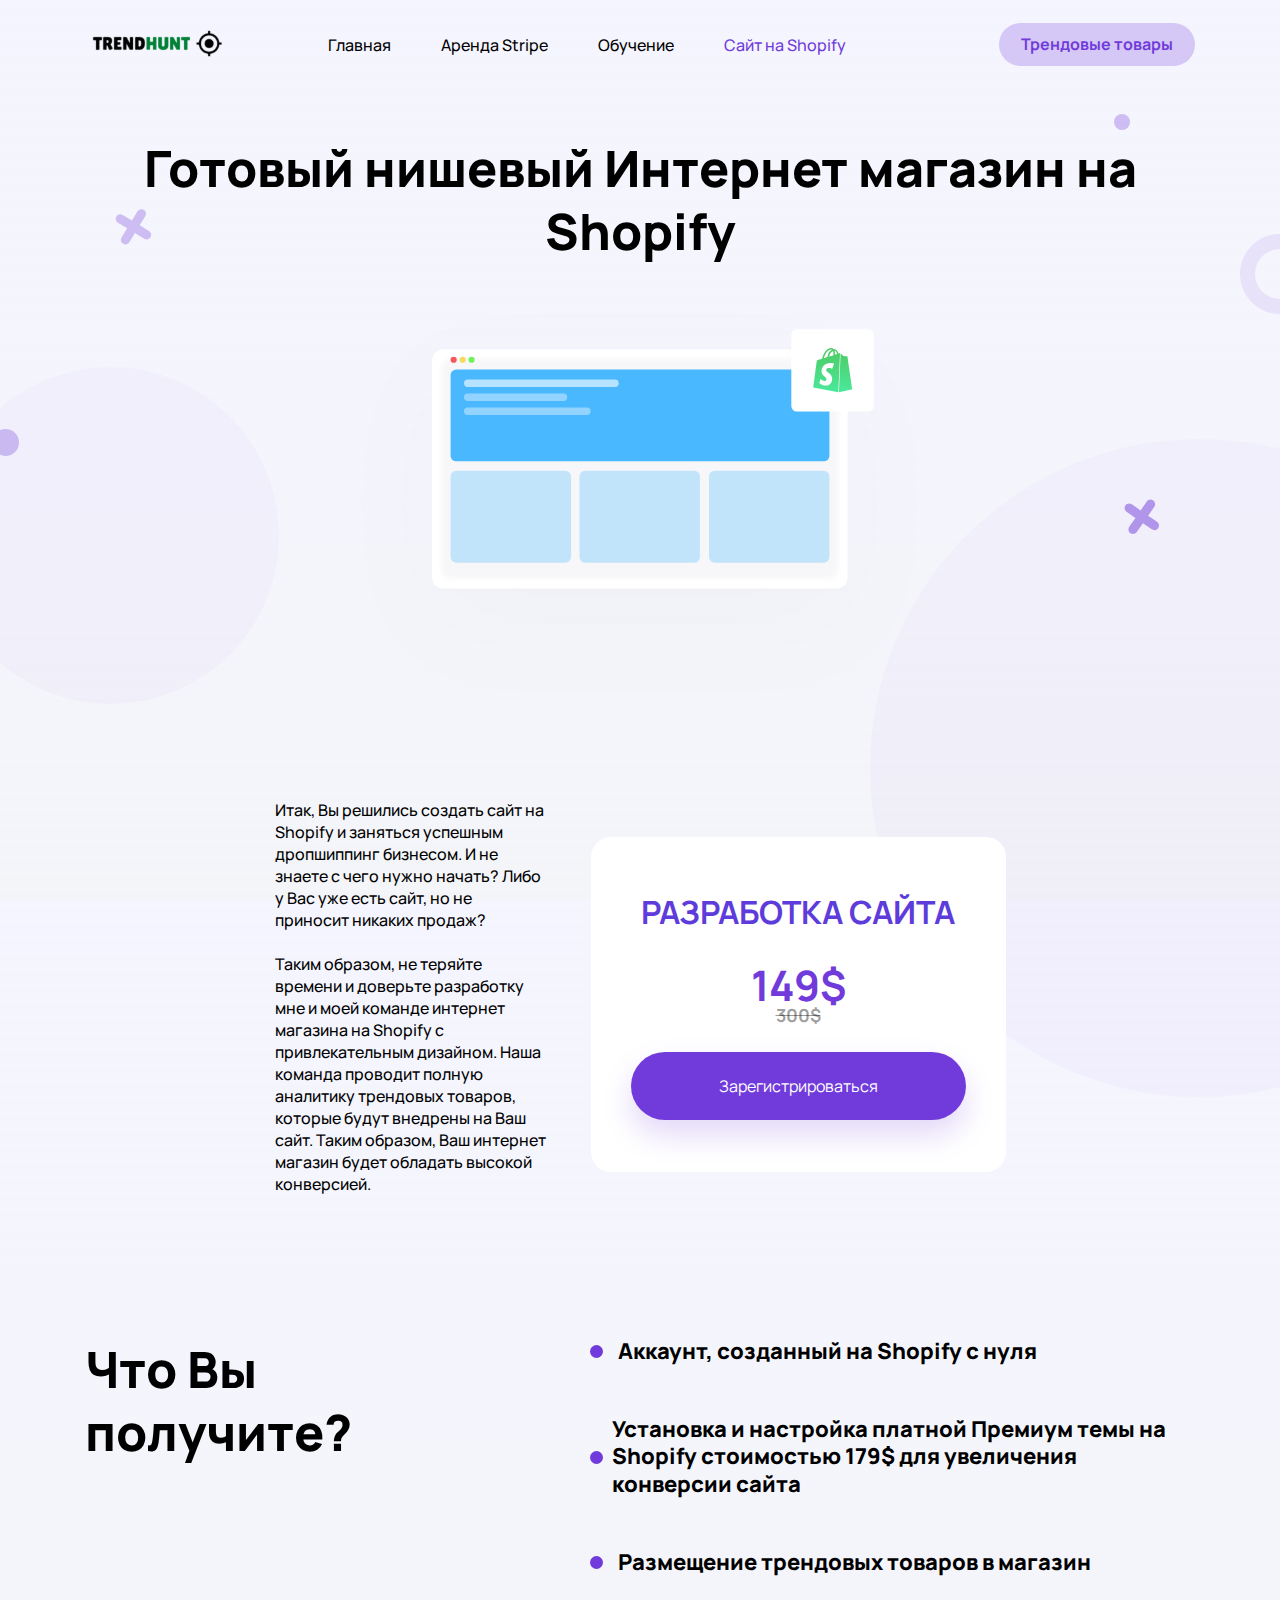
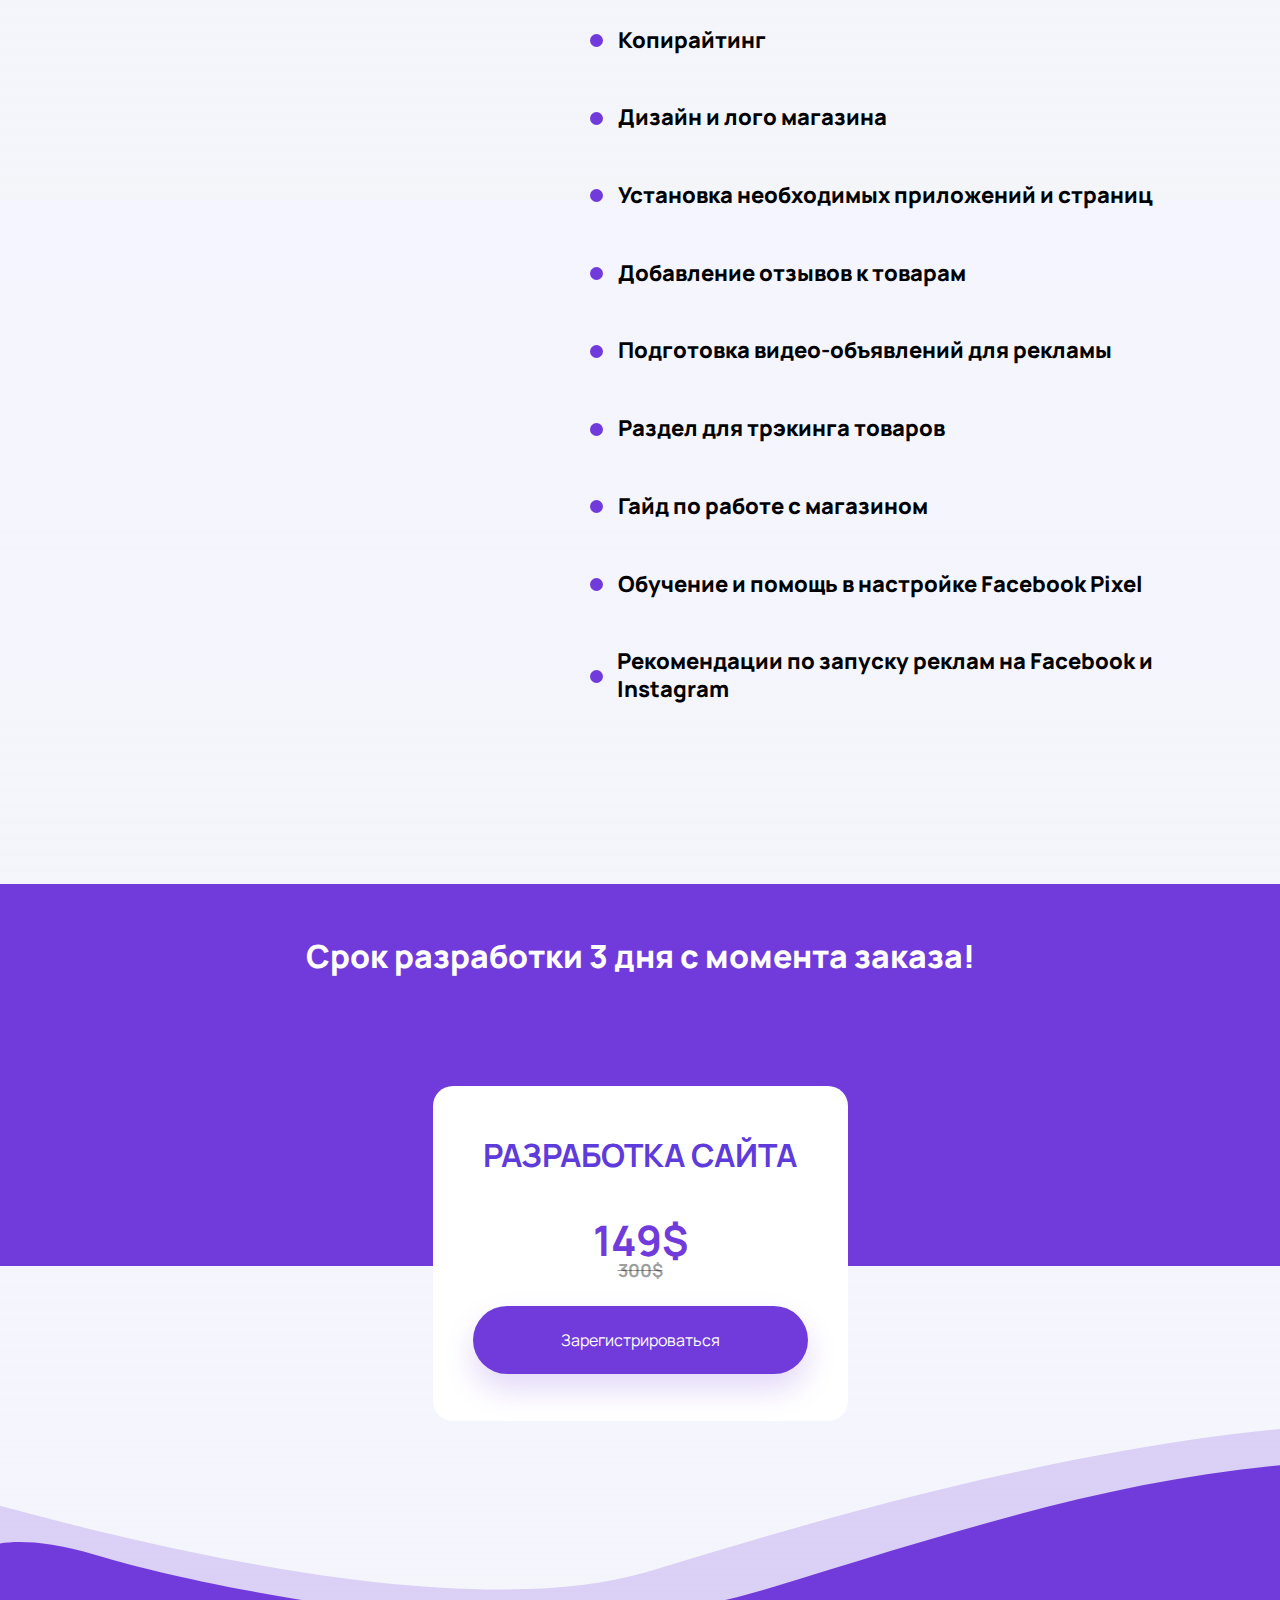
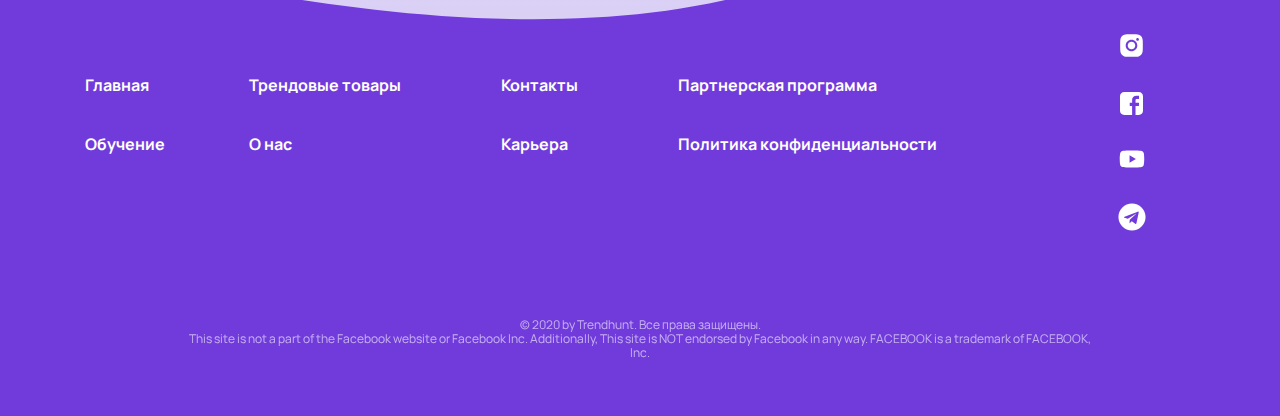
<file: src/shopify.html>
<!DOCTYPE html>
<html lang="en">
<head>
  <meta charset="UTF-8">
  <meta name="viewport" content="width=device-width, initial-scale=1.0">
  <title>Сайт на Shopify</title>
  <link rel="apple-touch-icon" sizes="180x180" href="favicon/apple-touch-icon.png">
  <link rel="icon" type="image/png" sizes="32x32" href="favicon/favicon-32x32.png">
  <link rel="icon" type="image/png" sizes="16x16" href="favicon/favicon-16x16.png">
  <link rel="manifest" href="favicon/site.webmanifest">
  <link rel="mask-icon" href="favicon/safari-pinned-tab.svg" color="#5bbad5">
  <link rel="shortcut icon" href="favicon/favicon.ico">
  <meta name="msapplication-TileColor" content="#da532c">
  <meta name="msapplication-config" content="favicon/browserconfig.xml">
  <meta name="theme-color" content="#ffffff">
  <link href="https://fonts.googleapis.com/css2?family=Manrope:wght@300;400;500;600;700&display=swap" rel="stylesheet">
  <link rel="stylesheet" href="https://stackpath.bootstrapcdn.com/bootstrap/4.5.0/css/bootstrap.min.css">
  <link rel="stylesheet" href="css/style.min.css">
</head>
<body>
  
  <div class="nav" id="nav">
    <div class="container">
      <div class="nav__wrap">
        <a href="#" class="nav__logo">
          <img src="img/image 1.svg" alt="TrendHunt">
        </a>
        <ul class="nav__list">
          <li class="nav__list__item"><a href="index.html">Главная</a></li>
          <li class="nav__list__item"><a href="stripe.html">Аренда Stripe</a></li>
          <li class="nav__list__item"><a href="education.html">Обучение</a></li>
          <li class="nav__list__item"><a class="nav__list__item-active" href="shopify.html">Сайт на Shopify</a></li>
        </ul>
        <a href="#" class="nav__btn">Трендовые товары</a>
        <div class="toggle">
          <span class="toggle-1"></span>
          <span class="toggle-2"></span>
          <span class="toggle-3"></span>
        </div>
      </div>
    </div>
  </div>
  <div class="header" id="header">
    <img src="img/Ellipse_header-1.svg" alt="" class="elipse-h-r-1">
    <img src="img/Ellipse_header-bg-2.svg" class="elipse-h-r-2" alt="">
    <img src="img/Ellipse_header_sm-3svg.svg" class="elipse-h-r-3 elipse-top" alt="">
    <img src="img/Union_header_1.svg" class="union-h-r-1 union-rotate_back" alt="">

    <img src="img/Union_header_2.svg" class="union-h-l-2 union-rotate" alt="">
    <img src="img/Ellipse_header_sm-4.svg" class="elipse-h-l-4 elipse-top-bottom" alt="">
    <img src="img/Ellipse_header-bg-5.svg" class="elipse-h-l-5" alt="">
    <div class="container">
      <div class="header__wrap">
        <h1 data-aos="fade-up" class="header__title">
          Готовый нишевый Интернет магазин на Shopify 
        </h1>
      </div>
    </div>
    <div data-aos="fade-down" class="header__img shopify-header__img">
      <img src="img/shopify-img.svg" alt="">
    </div>
  </div>
  <div class="tarif">
    <div class="container">
      <div class="tarif__wrap">
        <div class="tarif__text">
          <p>
            Итак, Вы решились создать сайт на Shopify и заняться успешным дропшиппинг бизнесом. И не знаете с чего нужно начать? Либо у Вас уже есть сайт, но не приносит никаких продаж? 
            <br><br>
            Таким образом, не теряйте времени и доверьте разработку мне и моей команде интернет магазина на Shopify с привлекательным дизайном. Наша команда проводит полную аналитику трендовых товаров, которые будут внедрены на Ваш сайт. Таким образом, Ваш интернет магазин будет обладать высокой конверсией. 
          </p>
        </div>
        <div class="tarif-card tarif-card__shopify">
          <div class="tarif-card__title">
            Разработка сайта
          </div>
          <div class="tarif-card__price">
            149$
            <span class="tarif-card__price-past">
              300$
            </span>
          </div>
          <a href="#modal" class="tarif-card__btn btn">Зарегистрироваться</a>
      </div>
      </div>
    </div>
  </div>
  <div class="list">
    <div class="container">
      <div class="list__wrap">
        <div class="list__title-wrap">
          <div class="list__title">
            Что Вы <br> получите?
          </div>
        </div>
        <div class="list__items">
          <ul>
            <li class="list__items__item"><span></span>Аккаунт, созданный на Shopify с нуля</li>
            <li class="list__items__item"><span></span>Установка и настройка платной Премиум темы на Shopify стоимостью 179$ для увеличения конверсии сайта
            </li>
            <li class="list__items__item"><span></span>Размещение трендовых товаров в магазин</li>
            <li class="list__items__item"><span></span>Копирайтинг</li>
            <li class="list__items__item"><span></span>Дизайн и лого магазина</li>
            <li class="list__items__item"><span></span>Установка необходимых приложений и страниц</li>
            <li class="list__items__item"><span></span>Добавление отзывов к товарам</li>
            <li class="list__items__item"><span></span>Подготовка видео-объявлений для рекламы</li>
            <li class="list__items__item"><span></span>Раздел для трэкинга товаров</li>
            <li class="list__items__item"><span></span>Гайд по работе с магазином</li>
            <li class="list__items__item"><span></span>Обучение и помощь в настройке Facebook Pixel</li>
            <li class="list__items__item"><span></span>Рекомендации по запуску реклам на Facebook и Instagram </li>
          </ul>
        </div>
      </div>
    </div>
  </div>
  <div class="bonus bonus__shopify">
    <div class="container">
      <div class="bonus__wrap">
        <div class="bonus__title">
          Срок разработки 3 дня с момента заказа!
        </div>
      </div>
    </div>
  </div>
  <div class="bonus-tarif bonus-tarif__shopify">
    <div class="tarif-card tarif-card__shopify">
      <div class="tarif-card__title">
        Разработка сайта
      </div>
      <div class="tarif-card__descr">
      </div>
      <div class="tarif-card__price">
        149$
        <span class="tarif-card__price-past">
          300$
        </span>
      </div>
      <a href="#modal" class="tarif-card__btn btn">Зарегистрироваться</a>
  </div>
  </div>


  <div class="footer" id="footer">
    <div class="container">
      <div class="footer__wrap" data-aos="zoom-in"">
        <div class="footer__list-wrap">
          <ul class="footer__list">
            <li class="footer__list__item">
              <a class="footer__list__item__link" href="#">Главная</a> 
              <a class="footer__list__item__link" href="#">Обучение </a>
            </li>
            <li class="footer__list__item">
              <a class="footer__list__item__link" href="#">Трендовые товары</a>
              <a class="footer__list__item__link" href="#">О нас</a>
            </li>
            <li class="footer__list__item">
              <a class="footer__list__item__link" href="#">Контакты</a>
              <a class="footer__list__item__link" href="#">Карьера</a>
            </li>
            <li class="footer__list__item">
              <a class="footer__list__item__link" href="#">Партнерская программа</a>
              <a class="footer__list__item__link" href="#">Политика конфиденциальности</a>
            </li>
          </ul>
        </div>
        <div class="footer__social" data-aos="zoom-in"">
          <a href="#" class="footer__social__link"><img src="img/instagram-filled.svg" alt=""></a>
          <a href="#" class="footer__social__link"><img src="img/facebook-rect.svg" alt=""></a>
          <a href="#" class="footer__social__link"><img src="img/youtube-filled.svg" alt=""></a>
          <a href="#" class="footer__social__link"><img src="img/telegram.svg" alt=""></a>
        </div>
      </div>
      <div class="footer__rig" data-aos="zoom-in"">
        <p>
          © 2020 by Trendhunt. Все права защищены. <br>

This site is not a part of the Facebook website or Facebook Inc. Additionally, This site is NOT endorsed by Facebook in any way. FACEBOOK is a trademark of FACEBOOK, Inc.
        </p>
      </div>
    </div>
  </div>



  <div class="stripe-modal modal" id="modal">
    <a href="#" class="stripe-modal__area"></a>
    <form action="mail.php" method="POST" class="stripe-modal__card">
      <a href="#" class="close">
        <img src="img/bi_x.svg" alt="close">
      </a>
      <div class="stripe-modal__title">
        Аккаунт Stripe
      </div>
      <div class="stripe-modal__body">
        <div class="stripe-modal__block">
          <div class="stripe-modal__line stripe-modal__name">
            <span>Имя</span>
            <input name="user_name" required placeholder="Имя" type="text">
          </div>
          <div class="stripe-modal__line stripe-modal__name">
            <span>Фамилия</span>
            <input name="user_surname" required placeholder="Фамилия" type="text">
          </div>
        </div>
        <div class="stripe-modal__block">
          <div class="stripe-modal__line stripe-modal__name">
            <span>Почта</span>
            <input name="user_email" required placeholder="Email" type="email">
          </div>
          <div class="stripe-modal__line stripe-modal__name">
            <span>Телефон</span>
            <input name="user_phone" required placeholder="Телефон" type="number" id="">
          </div>
        </div>
        <div class="stripe-modal__block">
          <div class="stripe-modal__line stripe-modal__name">
            <span>Ссылка на ваш веб сайт</span>
            <input name="user_link" required placeholder="Ссылка" type="text">
          </div>
          <div class="stripe-modal__line stripe-modal__name">
            <span>На какой платформе магазин</span>
            <input name="user_shop" required placeholder="Например Shopify" type="text">
          </div>
        </div>
        <div class="stripe-modal__block">
          <div class="stripe-modal__line stripe-modal__name">
            <span>Опишите ваш магазин</span>
            <textarea required placeholder="Описание" name="user_shopDescr" id="" cols="30" rows="10"></textarea>
          </div>
        </div>
        <div class="stripe-modal__block">
          <div class="stripe-modal__line stripe-modal__name">
            <span>Промокод</span>
            <textarea placeholder="Промокод" name="user_promo" id="" cols="30" rows="10"></textarea>
          </div>
        </div>
      </div>
      <div class="stripe-modal__button">
        <button type="submit" href="#" class="stripe-modal__btn btn">Отправить заявку</button>
      </div>
    </form>
  </div>

  
  <script src="js/jquery-3.5.1.min.js"></script>
  <!-- <script src="https://unpkg.com/aos@2.3.1/dist/aos.js"></script> -->
  <script src="js/script.js"></script>
</body>
</html>
</file>
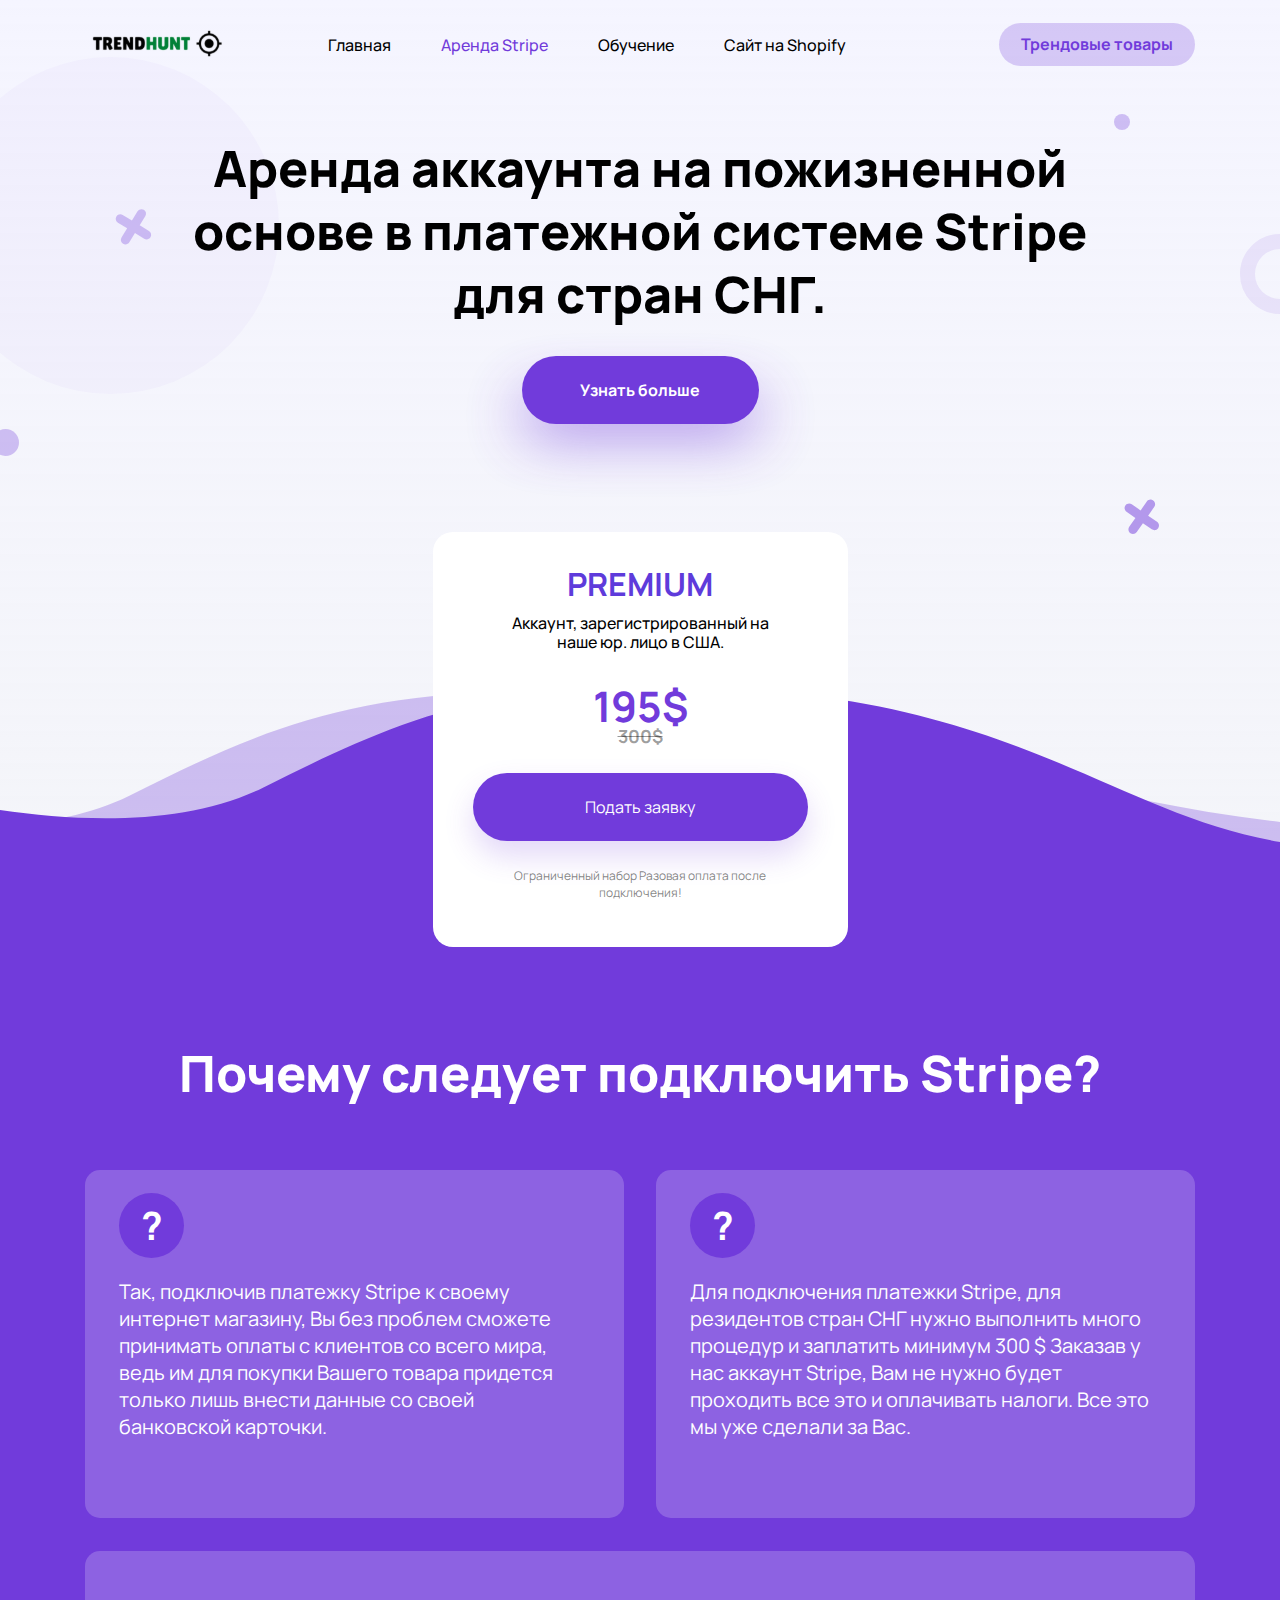
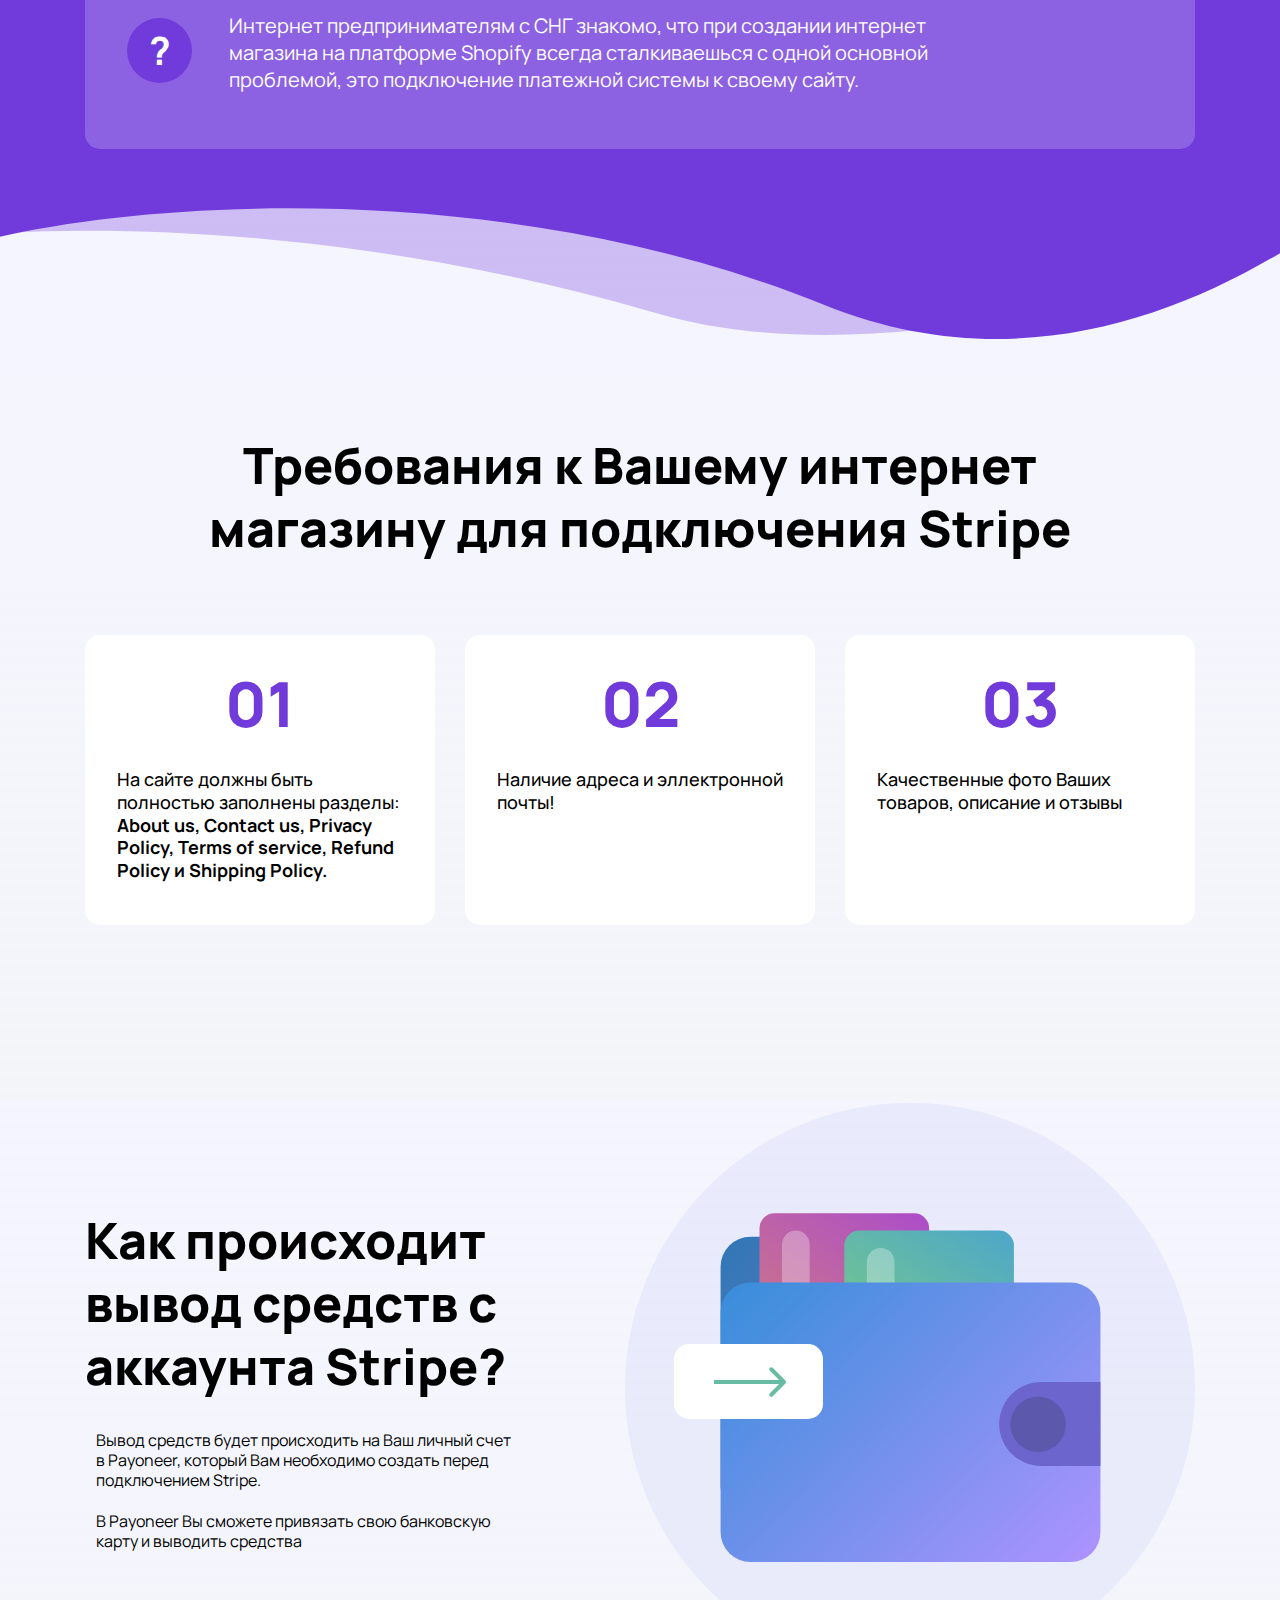
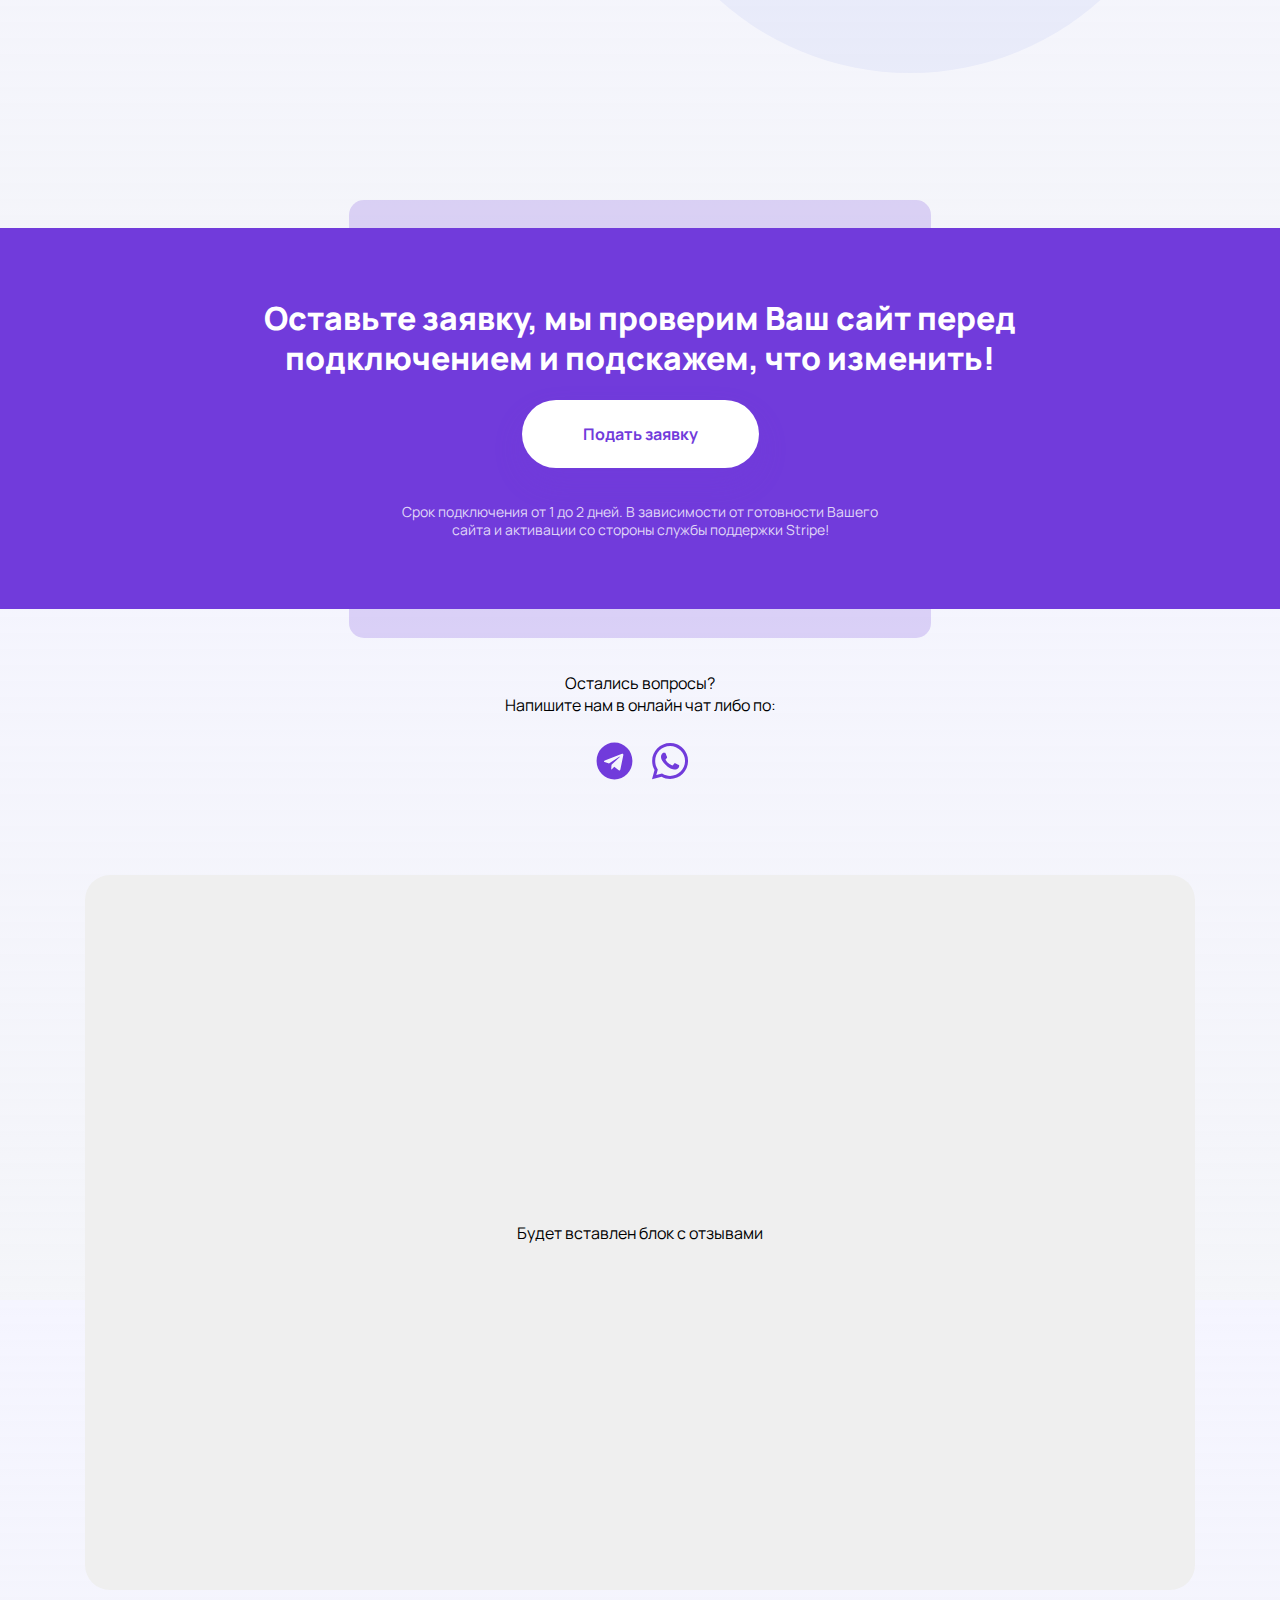
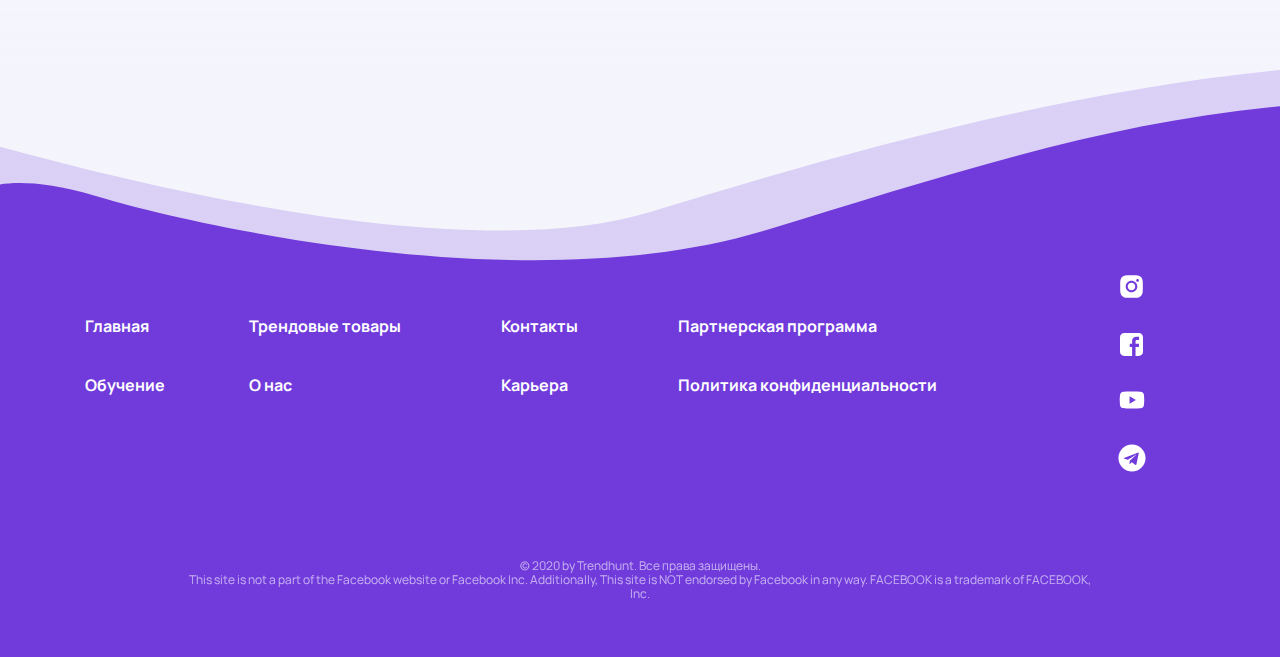
<file: src/stripe.html>
<!DOCTYPE html>
<html lang="en">
<head>
  <meta charset="UTF-8">
  <meta name="viewport" content="width=device-width, initial-scale=1.0">
  <title>Аренда Stripe</title>
  <link rel="apple-touch-icon" sizes="180x180" href="favicon/apple-touch-icon.png">
  <link rel="icon" type="image/png" sizes="32x32" href="favicon/favicon-32x32.png">
  <link rel="icon" type="image/png" sizes="16x16" href="favicon/favicon-16x16.png">
  <link rel="manifest" href="favicon/site.webmanifest">
  <link rel="mask-icon" href="favicon/safari-pinned-tab.svg" color="#5bbad5">
  <link rel="shortcut icon" href="favicon/favicon.ico">
  <meta name="msapplication-TileColor" content="#da532c">
  <meta name="msapplication-config" content="favicon/browserconfig.xml">
  <meta name="theme-color" content="#ffffff">
  <link href="https://fonts.googleapis.com/css2?family=Manrope:wght@300;400;500;600;700&display=swap" rel="stylesheet">
  <link rel="stylesheet" href="https://stackpath.bootstrapcdn.com/bootstrap/4.5.0/css/bootstrap.min.css">
  <link rel="stylesheet" href="css/style.min.css">
</head>
<body>
  
  <div class="nav" id="nav">
    <div class="container">
      <div class="nav__wrap">
        <a href="#" class="nav__logo">
          <img src="img/image 1.svg" alt="TrendHunt">
        </a>
        <ul class="nav__list">
          <li class="nav__list__item"><a href="index.html">Главная</a></li>
          <li class="nav__list__item"><a class="nav__list__item-active" href="stripe.html">Аренда Stripe</a></li>
          <li class="nav__list__item"><a href="education.html">Обучение</a></li>
          <li class="nav__list__item"><a href="shopify.html">Сайт на Shopify</a></li>
        </ul>
        <a href="#" class="nav__btn">Трендовые товары</a>
        <div class="toggle">
          <span class="toggle-1"></span>
          <span class="toggle-2"></span>
          <span class="toggle-3"></span>
        </div>
      </div>
    </div>
  </div>
  <div class="header stripe-header" id="header">
    <img src="img/Ellipse_header-1.svg" alt="" class="elipse-h-r-1">
    <img src="img/Ellipse_header_sm-3svg.svg" class="elipse-h-r-3 elipse-top" alt="">
    <img src="img/Union_header_1.svg" class="union-h-r-1 union-rotate_back" alt="">

    <img src="img/Union_header_2.svg" class="union-h-l-2 union-rotate" alt="">
    <img src="img/Ellipse_header_sm-4.svg" class="elipse-h-l-4 elipse-top-bottom" alt="">
    <img src="img/Ellipse_header-bg-5.svg" class="elipse-h-l-5" alt="">
    <div class="container">
      <div class="header__wrap">
        <h1 data-aos="fade-up" class="header__title stripe-header__title">
          Аренда аккаунта на пожизненной основе в платежной системе Stripe для стран СНГ.
        </h1>
        <a data-aos="fade-up" href="#modal" class="header__btn btn-width btn btn-log">Узнать больше</a>
      </div>
    </div>
  </div>
  <div class="why-stripe">
    <div class="container">
      <div class="why-stripe-card__wrap">
        <div class="tarif-card">
          <div class="tarif-card__title">
            Premium
          </div>
          <div class="tarif-card__descr">
            <p>
              Аккаунт, зарегистрированный на наше юр. лицо в США.
            </p>
          </div>
          <div class="tarif-card__price">
            195$
            <span class="tarif-card__price-past">
              300$
            </span>
          </div>
          <a href="#modal" class="tarif-card__btn btn open-modal">Подать заявку</a>
          <div class="tarif-card__subtitle">
            <p>
              Ограниченный набор
              Разовая оплата после подключения!
            </p>
          </div>
      </div>
      </div>
      <div class="why-stripe__wrap">
        <h3 class="why-stripe__title">
          Почему следует подключить Stripe?
        </h3>
        <div class="why-stripe__block-wrap">
          <div class="why-stripe__block-wrapper">
            <div class="why-stripe__block">
              <div class="why-stripe__block__top">
                <span>
                  ?
                </span>
              </div>
              <div class="why-stripe__block__body">
                <p>
                  Так, подключив платежку Stripe к своему интернет магазину, Вы без проблем сможете принимать оплаты с клиентов со всего мира, ведь им для покупки Вашего товара придется только лишь внести данные со своей банковской карточки. 
                </p>
              </div>
            </div>
            <div class="why-stripe__block">
              <div class="why-stripe__block__top">
                <span>
                  ?
                </span>
              </div>
              <div class="why-stripe__block__body">
                <p>
                  Для подключения платежки Stripe, для резидентов стран СНГ нужно выполнить много процедур и заплатить минимум 300 $
                  Заказав у нас аккаунт Stripe, Вам не нужно будет проходить все это и оплачивать налоги. Все это мы уже сделали за Вас. 
                </p>
              </div>
            </div>
          </div>
          <div class="why-stripe__block why-stripe__block-width">
            <div class="why-stripe__block__top">
              <span>
                ?
              </span>
            </div>
            <div class="why-stripe__block__body">
              <p>
                Интернет предпринимателям с  СНГ знакомо, что при создании интернет магазина на платформе Shopify всегда сталкиваешься с одной основной проблемой, это подключение платежной системы к своему сайту.
              </p>
            </div>
          </div>
        </div>
      </div>
    </div>
  </div>
  <div class="claim">
    <div class="container">
      <div class="claim__title">
        Требования к Вашему интернет <br> 
        магазину для подключения Stripe
      </div>
      <div class="claim__wrap">
        <div class="claim-card">
          <div class="claim-card__title">
            01
          </div>
          <div class="claim-card__descr">
            <p>
              На сайте должны быть полностью заполнены разделы: <b>About us, Contact us, Privacy Policy, Terms of service, Refund Policy и Shipping Policy.</b>
            </p>
          </div>
        </div>
        <div class="claim-card">
          <div class="claim-card__title">
            02
          </div>
          <div class="claim-card__descr">
            <p>
              Наличие адреса и эллектронной почты!
            </p>
          </div>
        </div>
        <div class="claim-card">
          <div class="claim-card__title">
            03
          </div>
          <div class="claim-card__descr">
            <p>
              Качественные фото Ваших товаров, описание и отзывы
            </p>
          </div>
        </div>
      </div>
    </div>
  </div>
  <div class="money">
    <div class="container">
      <div class="money__wrap">
        <div class="money__text">
          <div class="money__title">
            Как происходит вывод средств с аккаунта Stripe?
          </div>
          <div class="money__descr">
            <p>
              Вывод средств будет происходить на Ваш личный счет в Payoneer, который Вам необходимо создать перед подключением Stripe. 
              <br><br>
              В Payoneer Вы сможете привязать свою банковскую карту и выводить средства
            </p>
          </div>
        </div>
        <div class="money__image">
          <img src="img/money.svg" alt="">
        </div>
      </div>
    </div>
  </div>
<div class="request">
  <div class="container">
    <div class="request__wrap">
      <div class="request__title">
        Оставьте заявку, мы проверим Ваш сайт перед подключением и подскажем, что изменить!
      </div>
      <a href="#modal" class="request__btn btn open-modal">Подать заявку</a>
      <div class="request__descr">
        <p>
          Срок подключения от 1 до 2 дней. В зависимости от готовности Вашего сайта и активации со стороны службы поддержки Stripe!
        </p>
      </div>
    </div>
  </div>
</div>
<div class="request__question">
  <div class="request__question__title">
    Остались вопросы? <br>
    Напишите нам в онлайн чат либо по:
  </div>
  <div class="request__question__img">
    <a href=""><img src="img/telegram_question.svg" alt=""></a>
    <a href=""><img src="img/whatsapp_question.svg" alt=""></a>

  </div>
</div>
<div class="reviews">
  <div class="container">
    <div class="reviews__wrap">
      <div class="reviews__text">
        Будет вставлен блок с отзывами
      </div>
    </div>
  </div>
</div>

  <div class="footer" id="footer">
    <div class="container">
      <div class="footer__wrap" data-aos="zoom-in"">
        <div class="footer__list-wrap">
          <ul class="footer__list">
            <li class="footer__list__item">
              <a class="footer__list__item__link" href="#">Главная</a> 
              <a class="footer__list__item__link" href="#">Обучение </a>
            </li>
            <li class="footer__list__item">
              <a class="footer__list__item__link" href="#">Трендовые товары</a>
              <a class="footer__list__item__link" href="#">О нас</a>
            </li>
            <li class="footer__list__item">
              <a class="footer__list__item__link" href="#">Контакты</a>
              <a class="footer__list__item__link" href="#">Карьера</a>
            </li>
            <li class="footer__list__item">
              <a class="footer__list__item__link" href="#">Партнерская программа</a>
              <a class="footer__list__item__link" href="#">Политика конфиденциальности</a>
            </li>
          </ul>
        </div>
        <div class="footer__social" data-aos="zoom-in"">
          <a href="#" class="footer__social__link"><img src="img/instagram-filled.svg" alt=""></a>
          <a href="#" class="footer__social__link"><img src="img/facebook-rect.svg" alt=""></a>
          <a href="#" class="footer__social__link"><img src="img/youtube-filled.svg" alt=""></a>
          <a href="#" class="footer__social__link"><img src="img/telegram.svg" alt=""></a>
        </div>
      </div>
      <div class="footer__rig" data-aos="zoom-in"">
        <p>
          © 2020 by Trendhunt. Все права защищены. <br>

This site is not a part of the Facebook website or Facebook Inc. Additionally, This site is NOT endorsed by Facebook in any way. FACEBOOK is a trademark of FACEBOOK, Inc.
        </p>
      </div>
    </div>
  </div>




  <div class="stripe-modal modal" id="modal">
    <a href="#" class="stripe-modal__area"></a>
    <form action="mail.php" method="POST" class="stripe-modal__card">
      <a href="#" class="close">
        <img src="img/bi_x.svg" alt="close">
      </a>
      <div class="stripe-modal__title">
        Аккаунт Stripe
      </div>
      <div class="stripe-modal__body">
        <div class="stripe-modal__block">
          <div class="stripe-modal__line stripe-modal__name">
            <span>Имя</span>
            <input name="user_name" required placeholder="Имя" type="text">
          </div>
          <div class="stripe-modal__line stripe-modal__name">
            <span>Фамилия</span>
            <input name="user_surname" required placeholder="Фамилия" type="text">
          </div>
        </div>
        <div class="stripe-modal__block">
          <div class="stripe-modal__line stripe-modal__name">
            <span>Почта</span>
            <input name="user_email" required placeholder="Email" type="email">
          </div>
          <div class="stripe-modal__line stripe-modal__name">
            <span>Телефон</span>
            <input name="user_phone" required placeholder="Телефон" type="number" id="">
          </div>
        </div>
        <div class="stripe-modal__block">
          <div class="stripe-modal__line stripe-modal__name">
            <span>Ссылка на ваш веб сайт</span>
            <input name="user_link" required placeholder="Ссылка" type="text">
          </div>
          <div class="stripe-modal__line stripe-modal__name">
            <span>На какой платформе магазин</span>
            <input name="user_shop" required placeholder="Например Shopify" type="text">
          </div>
        </div>
        <div class="stripe-modal__block">
          <div class="stripe-modal__line stripe-modal__name">
            <span>Опишите ваш магазин</span>
            <textarea required placeholder="Описание" name="user_shopDescr" id="" cols="30" rows="10"></textarea>
          </div>
        </div>
        <div class="stripe-modal__block">
          <div class="stripe-modal__line stripe-modal__name">
            <span>Промокод</span>
            <textarea placeholder="Промокод" name="user_promo" id="" cols="30" rows="10"></textarea>
          </div>
        </div>
      </div>
      <div class="stripe-modal__button">
        <button type="submit" href="#" class="stripe-modal__btn btn">Отправить заявку</button>
      </div>
    </form>
  </div>
  <script src="js/jquery-3.5.1.min.js"></script>
  <!-- <script src="https://unpkg.com/aos@2.3.1/dist/aos.js"></script> -->
  <script src="js/script.js"></script>
</body>
</html>
</file>
<file: src/css/style.min.css>
*{padding:0;margin:0}body{font-family:'Manrope', Helvetica, sans-serif;margin:0;background:-webkit-gradient(linear, left top, left bottom, from(#F4F5F9), color-stop(.01%, rgba(242,242,255,0.78)), to(#F4F5F9));background:linear-gradient(180deg, #F4F5F9 0%, rgba(242,242,255,0.78) .01%, #F4F5F9 100%)}*,*::before,*::after{-webkit-box-sizing:border-box;box-sizing:border-box}a:hover{text-decoration:none}ul{margin:0px}:focus,:active{outline:none}a:focus,a:active{outline:none}html,body{height:100%;margin:0;padding:0}.container{max-width:0 1200px auto}.btn{width:237px;height:68px;-webkit-box-sizing:border-box;box-sizing:border-box}.btn-log{background:#713BDB;display:-webkit-box;display:-ms-flexbox;display:flex;-webkit-box-pack:center;-ms-flex-pack:center;justify-content:center;-webkit-box-align:center;-ms-flex-align:center;align-items:center;width:237px;height:68px;-webkit-box-sizing:border-box;box-sizing:border-box;border-radius:100px;font-weight:bold;font-size:16px;line-height:19px;color:#FFFFFF;position:relative;-webkit-transition:.3s all;transition:.3s all}.btn-log:after{z-index:-1;content:'';background:#713BDB;opacity:0.8;-webkit-filter:blur(32px);filter:blur(30px);border-radius:100px;position:absolute;bottom:-8px;width:100%;height:32px;left:0}.btn-log:hover{background:#4B2694;color:white}.elipse-h-r-1{position:absolute;top:145px;right:0}.elipse-h-r-2{position:absolute;top:350px;right:0;z-index:-2}.elipse-h-r-3{position:absolute;right:150px;top:25px}.union-h-r-1{position:absolute;right:110px;top:400px}.union-h-l-2{position:absolute;left:106px;top:110px}.elipse-h-l-4{position:absolute;top:340px;left:0}.elipse-h-l-5{position:absolute;z-index:-2;bottom:30px;left:0}.profit__union-l{position:absolute;left:100px;top:85px}.profit__elipse-r{position:absolute;right:65px;bottom:-40px}.elipse-33{position:absolute;bottom:-500px;left:0}.elipse-top{-webkit-animation:elipse-top 16s infinite;animation:elipse-top 16s infinite}.union-rotate{-webkit-animation:union-rotate 15s infinite ease-in-out;animation:union-rotate 15s infinite ease-in-out}.union-rotate_back{-webkit-animation:union-rotate-back 9s infinite ease-in-out;animation:union-rotate-back 9s infinite ease-in-out}.elipse-top-bottom{-webkit-animation:elipse-top-bottom 17s infinite ease-in-out;animation:elipse-top-bottom 17s infinite ease-in-out}.pulse{-webkit-animation:pulse 18s infinite;animation:pulse 18s infinite}@-webkit-keyframes pulse{0%{-webkit-transform:scale(0.5);transform:scale(0.5)}50%{-webkit-transform:scale(1);transform:scale(1)}100%{-webkit-transform:scale(0.5);transform:scale(0.5)}}@keyframes pulse{0%{-webkit-transform:scale(0.5);transform:scale(0.5)}50%{-webkit-transform:scale(1);transform:scale(1)}100%{-webkit-transform:scale(0.5);transform:scale(0.5)}}@-webkit-keyframes union-rotate{0%{-webkit-transform:rotate(0deg);transform:rotate(0deg)}100%{-webkit-transform:rotate(360deg);transform:rotate(360deg)}}@keyframes union-rotate{0%{-webkit-transform:rotate(0deg);transform:rotate(0deg)}100%{-webkit-transform:rotate(360deg);transform:rotate(360deg)}}@-webkit-keyframes union-rotate-back{0%{-webkit-transform:rotate(360deg);transform:rotate(360deg)}100%{-webkit-transform:rotate(0deg);transform:rotate(0deg)}}@keyframes union-rotate-back{0%{-webkit-transform:rotate(360deg);transform:rotate(360deg)}100%{-webkit-transform:rotate(0deg);transform:rotate(0deg)}}@-webkit-keyframes elipse-top{0%{-webkit-transform:translateY(0px);transform:translateY(0px)}10%{-webkit-transform:translateX(0px);transform:translateX(0px)}40%{-webkit-transform:translateX(30px);transform:translateX(30px)}50%{-webkit-transform:translateY(50px);transform:translateY(50px)}90%{-webkit-transform:translateX(0px);transform:translateX(0px)}100%{-webkit-transform:translateY(0px);transform:translateY(0px)}}@keyframes elipse-top{0%{-webkit-transform:translateY(0px);transform:translateY(0px)}10%{-webkit-transform:translateX(0px);transform:translateX(0px)}40%{-webkit-transform:translateX(30px);transform:translateX(30px)}50%{-webkit-transform:translateY(50px);transform:translateY(50px)}90%{-webkit-transform:translateX(0px);transform:translateX(0px)}100%{-webkit-transform:translateY(0px);transform:translateY(0px)}}@-webkit-keyframes elipse-top-bottom{0%{-webkit-transform:translateY(0);transform:translateY(0)}30%{-webkit-transform:translateY(30px);transform:translateY(30px)}50%{-webkit-transform:translateY(0);transform:translateY(0)}70%{-webkit-transform:translateY(-30px);transform:translateY(-30px)}100%{-webkit-transform:translateY(0);transform:translateY(0)}}@keyframes elipse-top-bottom{0%{-webkit-transform:translateY(0);transform:translateY(0)}30%{-webkit-transform:translateY(30px);transform:translateY(30px)}50%{-webkit-transform:translateY(0);transform:translateY(0)}70%{-webkit-transform:translateY(-30px);transform:translateY(-30px)}100%{-webkit-transform:translateY(0);transform:translateY(0)}}.nav-menu{display:none}.nav-menu__list{display:-webkit-box;display:-ms-flexbox;display:flex;-webkit-box-pack:start;-ms-flex-pack:start;justify-content:start;-webkit-box-align:start;-ms-flex-align:start;align-items:start;-webkit-box-orient:vertical;-webkit-box-direction:normal;-ms-flex-direction:column;flex-direction:column;list-style-type:none}.toggle{cursor:pointer;width:30px;height:25px;position:relative;display:none}.toggle span{height:3px;width:100%;background:#000;display:block;position:absolute}.toggle-1{top:0;left:0}.toggle-2{top:50%;-webkit-transform:translateY(-1.5px);transform:translateY(-1.5px);left:0}.toggle-3{bottom:0;left:0}.btn-width{display:-webkit-box;display:-ms-flexbox;display:flex}.education-header__img{margin-top:62px !important}.shopify-header__img{margin-top:0 !important}.shopify-header__img img{max-width:788px;max-height:463px}.bord-btn{text-decoration:none;outline:none;display:inline-block;padding:20px 30px;margin:10px 20px;position:relative;color:white;border:1px solid rgba(255,255,255,0.4);background:none;font-weight:300;font-family:'Montserrat', sans-serif;text-transform:uppercase;letter-spacing:2px}.bord-btn:before,.bord-btn:after{content:"";position:absolute;width:0;height:0;opacity:0;-webkit-box-sizing:border-box;box-sizing:border-box}.bord-btn:before{bottom:0;left:0;border-left:1px solid white;border-top:1px solid white;-webkit-transition:0s ease opacity .8s, .2s ease width .4s, .2s ease height .6s;transition:0s ease opacity .8s, .2s ease width .4s, .2s ease height .6s}.bord-btn:after{top:0;right:0;border-right:1px solid white;border-bottom:1px solid white;-webkit-transition:0s ease opacity .4s, .2s ease width , .2s ease height .2s;transition:0s ease opacity .4s, .2s ease width , .2s ease height .2s}.bord-btn:hover:before,.bord-btn:hover:after{height:100%;width:100%;opacity:1}.bord-btn:hover:before{-webkit-transition:0s ease opacity 0s, .2s ease height, .2s ease width .2s;transition:0s ease opacity 0s, .2s ease height, .2s ease width .2s}.bord-btn:hover:after{-webkit-transition:0s ease opacity .4s, .2s ease height .4s , .2s ease width .6s;transition:0s ease opacity .4s, .2s ease height .4s , .2s ease width .6s}.bord-btn:hover{background:rgba(255,255,255,0.2)}.green-s-btn{text-decoration:none;outline:none;display:inline-block;width:140px;height:45px;line-height:45px;border-radius:45px;margin:10px 20px;font-family:'Montserrat', sans-serif;font-size:11px;text-transform:uppercase;text-align:center;letter-spacing:3px;font-weight:600;color:#524f4e;background:white;-webkit-box-shadow:0 8px 15px rgba(0,0,0,0.1);box-shadow:0 8px 15px rgba(0,0,0,0.1);-webkit-transition:.3s;transition:.3s}.green-s-btn:hover{background:#2EE59D;-webkit-box-shadow:0 15px 20px rgba(46,229,157,0.4);box-shadow:0 15px 20px rgba(46,229,157,0.4);color:white;-webkit-transform:translateY(-7px);transform:translateY(-7px)}.footer{background:url(../img/footer_img.svg);background-repeat:no-repeat;background-position:0 0;background-size:cover}.footer__wrap{padding-top:215px;display:-webkit-box;display:-ms-flexbox;display:flex}.footer__list{margin-top:40px;list-style-type:none;display:-webkit-box;display:-ms-flexbox;display:flex}.footer__list__item{display:-webkit-box;display:-ms-flexbox;display:flex;-webkit-box-orient:vertical;-webkit-box-direction:normal;-ms-flex-direction:column;flex-direction:column}.footer__list__item__link{margin-right:100px;margin-bottom:40px;font-weight:bold;font-size:16px;line-height:19px;color:#FFFFFF}.footer__list__item__link:last-child{margin-right:0}.footer__list__item__link:hover{color:#FFF}.footer__list-wrap{display:-webkit-box;display:-ms-flexbox;display:flex;-webkit-box-align:start;-ms-flex-align:start;align-items:flex-start}.footer__social{margin-left:140px;display:-webkit-box;display:-ms-flexbox;display:flex;-webkit-box-orient:vertical;-webkit-box-direction:normal;-ms-flex-direction:column;flex-direction:column;-webkit-box-pack:center;-ms-flex-pack:center;justify-content:center;-webkit-box-align:center;-ms-flex-align:center;align-items:center;-webkit-transform:translateY(-5px);transform:translateY(-5px)}.footer__social a{margin-bottom:30px;max-width:30px;max-height:30px}.footer__social a:last-child{margin-bottom:0}.footer__rig{margin-top:82px;padding-bottom:40px;display:-webkit-box;display:-ms-flexbox;display:flex;-webkit-box-pack:center;-ms-flex-pack:center;justify-content:center;-webkit-box-align:center;-ms-flex-align:center;align-items:center;font-size:12px;line-height:14px;color:#FFFFFF;opacity:0.6;text-align:center}.footer__rig p{max-width:915px}.nav{padding:23px 0px}.nav__wrap{display:-webkit-box;display:-ms-flexbox;display:flex;-webkit-box-pack:justify;-ms-flex-pack:justify;justify-content:space-between;-webkit-box-align:center;-ms-flex-align:center;align-items:center}.nav__list{list-style-type:none;display:-webkit-box;display:-ms-flexbox;display:flex}.nav__list:last-child{margin-right:0}.nav__list__item{line-height:22px;margin-right:50px}.nav__list__item-active{color:#713BDA !important}.nav__list__item a{font-weight:500;font-size:16px;color:#000000;-webkit-transition:.3s all;transition:.3s all}.nav__list__item a:hover{color:#713BDA}.nav__btn{padding:12px 22px;background:rgba(112,59,219,0.24);border-radius:100px;font-weight:bold;font-size:16px;line-height:19px;color:#713BDB}.header{position:relative}.header__wrap{display:-webkit-box;display:-ms-flexbox;display:flex;-webkit-box-orient:vertical;-webkit-box-direction:normal;-ms-flex-direction:column;flex-direction:column;-webkit-box-pack:center;-ms-flex-pack:center;justify-content:center;-webkit-box-align:center;-ms-flex-align:center;align-items:center}.header__img{display:-webkit-box;display:-ms-flexbox;display:flex;-webkit-box-pack:center;-ms-flex-pack:center;justify-content:center;-webkit-box-align:center;-ms-flex-align:center;align-items:center;margin-top:-60px}.header__img img{max-width:100%}.header__title{margin-top:48px;font-weight:800;font-size:50px;line-height:63px;text-align:center;color:#000000}.header__title span{color:#713BDB}.header__descr{font-size:16px;margin-top:32px;line-height:134.6%;text-align:center;color:#0C0C0C}.header__descr p{max-width:685px}.header__btn{margin-top:22px}.stripe-header__title{max-width:919px}.stripe-header{margin-bottom:260px}.profit{padding-bottom:22px;overflow:hidden}.profit__wrapper{position:relative}.profit__btn{text-align:center}.profit__btn-wrap{margin-top:65px;display:-webkit-box;display:-ms-flexbox;display:flex;-webkit-box-pack:center;-ms-flex-pack:center;justify-content:center}.profit__content{-webkit-box-flex:0;-ms-flex:0 0 100%;flex:0 0 100%}.profit__img{max-width:90%;position:relative}.profit__img:before{right:550px;top:0px;position:absolute;content:'';width:551px;height:824px;background:rgba(113,59,219,0.14);border-radius:40px}.profit__img img{margin-top:53px;border-top-left-radius:40px;border-bottom-left-radius:40px}.profit__body{width:50%}.profit__wrap{display:-webkit-box;display:-ms-flexbox;display:flex}.profit__card-wrap{display:-webkit-box;display:-ms-flexbox;display:flex}.profit__col-1{margin-right:22px}.profit__col-2{margin-top:45px}.profit__title{margin-top:5px;font-weight:800;font-size:42px;line-height:57px;text-align:center;margin-bottom:110px;color:#000000}.profit-card{width:285px;height:173px;margin-top:27px;z-index:5;background:#FFFFFF;position:relative;border-radius:10px;padding:40px 30px 62px 23px;cursor:pointer;-webkit-transition:.3s all;transition:.3s all}.profit-card:hover{-webkit-box-shadow:0px 11px 40px rgba(0,0,0,0.05);box-shadow:0px 11px 40px rgba(0,0,0,0.05)}.profit-card__wrap{position:relative}.profit-card__wrap-2::before{background:rgba(112,187,142,0.301) !important}.profit-card__wrap-3::before{background:rgba(74,183,255,0.301) !important}.profit-card__wrap-4::before{background:rgba(219,184,59,0.329) !important}.profit-card__wrap::before{content:'';top:-5px;left:50%;-webkit-transform:translateX(-50%);transform:translateX(-50%);z-index:-1;position:absolute;width:243px;height:120px;background:rgba(112,59,219,0.308);border-radius:10px}.profit-card__num{font-weight:800;font-size:12px;line-height:16px;color:#713BDB}.profit-card__text{margin-top:6px;font-weight:normal;font-size:16px;line-height:22px;color:#000000}.profit-card__text p{max-width:232px}@media (min-width: 767px){.profit{display:-webkit-box;display:-ms-flexbox;display:flex}.profit__img img{-webkit-box-flex:0;-ms-flex:0 0 50%;flex:0 0 50%;-webkit-transform:translate(-100%, 0px);transform:translate(-100%, 0px)}}.create{min-height:1364.46px;background:url(../img/create__bg.svg);background-position:center;background-repeat:no-repeat;background-size:cover;margin-bottom:90px}.create__wrap{margin-top:100px;display:-webkit-box;display:-ms-flexbox;display:flex;-ms-flex-wrap:wrap;flex-wrap:wrap;-webkit-box-pack:justify;-ms-flex-pack:justify;justify-content:space-between}.create__title{padding-top:301px;text-align:center;font-weight:800;font-size:42px;line-height:57px;color:#FFFFFF}.create-card{background:#FFFFFF;border-radius:20px;width:350px;height:274px;padding:30px 65px 31px 29px;margin-bottom:32px;-webkit-transition:.3s all;transition:.3s all}.create-card:hover{-webkit-transform:translateY(-20px);transform:translateY(-20px)}.create-card:nth-child(3n+3){margin-right:0}.create-card__img{position:relative;height:60px;width:60px}.create-card__img img{position:absolute;top:0;left:0;z-index:2}.create-card__img span{background:#713BDB;opacity:0.07;height:40px;width:40px;border-radius:100%;position:absolute;right:0;bottom:0}.create-card__title{margin-top:25px;font-weight:800;font-size:16px;line-height:22px;color:#000000}.create-card__descr{margin-top:20px;font-weight:600;font-size:16px;line-height:22px;color:#000000}.create-card__descr p{max-width:255px}.create-trial{background:#FFFFFF;border-radius:25px;padding:40px 63px 42px 78px;margin-top:77px;margin-bottom:40px;display:-webkit-box;display:-ms-flexbox;display:flex;-webkit-box-pack:justify;-ms-flex-pack:justify;justify-content:space-between;-webkit-box-align:center;-ms-flex-align:center;align-items:center}.create-trial__title{font-weight:600;font-size:22px;line-height:30px;color:#000000}.create-trial__title span{font-weight:600;font-size:42px;line-height:27px;color:#713BDB;border-bottom:5px solid #FF6C5A}.create-trial__btn{width:237px;height:68px;display:-webkit-box;display:-ms-flexbox;display:flex;-webkit-box-pack:center;-ms-flex-pack:center;justify-content:center;-webkit-box-align:center;-ms-flex-align:center;align-items:center;font-weight:bold;font-size:16px;line-height:19px;color:#FFFFFF;background:#FF6C5A;-webkit-box-shadow:0px 15px 30px rgba(255,108,90,0.17);box-shadow:0px 15px 30px rgba(255,108,90,0.17);border-radius:100px;-webkit-transition:.3s all;transition:.3s all}.create-trial__btn:hover{background:#fa624e;color:#FFFFFF}.target{margin-top:30px;position:relative}.target__union{position:absolute;top:266px;right:110px}.target__wrap{margin-bottom:110px}.target-buttons{margin-bottom:60px;display:-webkit-box;display:-ms-flexbox;display:flex}.target__text{display:-webkit-box;display:-ms-flexbox;display:flex;-webkit-box-orient:vertical;-webkit-box-direction:normal;-ms-flex-direction:column;flex-direction:column;-webkit-box-pack:center;-ms-flex-pack:center;justify-content:center;-webkit-box-align:center;-ms-flex-align:center;align-items:center}.target__title{font-weight:800;font-size:42px;line-height:57px;text-align:center;color:#000000;margin-bottom:33px}.target__descr{font-size:16px;line-height:134.6%;text-align:center;color:#0C0C0C;margin-bottom:77px}.target__descr p{width:676px}.target__subtitle{margin-bottom:33px;font-weight:800;font-size:16px;line-height:22px;text-align:center;color:#000000}.target__subtitle p{width:643px}.target__btn{width:237px;height:68px;border-radius:10px;display:-webkit-box;display:-ms-flexbox;display:flex;-webkit-box-pack:center;-ms-flex-pack:center;justify-content:center;-webkit-box-align:center;-ms-flex-align:center;align-items:center}.target__btn-1{-webkit-box-shadow:0px 15px 30px rgba(113,59,219,0.2);box-shadow:0px 15px 30px rgba(113,59,219,0.2);margin-right:20px;max-width:237px;max-height:68px}.target__btn-2{font-weight:bold;font-size:16px;line-height:19px;color:#713BDB;border:1px solid #713BDB;-webkit-box-sizing:border-box;box-sizing:border-box;max-width:237px;max-height:68px;-webkit-transition:.3s all;transition:.3s all}.target__btn-2:hover{color:#713BDB}.target-card{padding:35px 66px 35px 35px;display:-webkit-box;display:-ms-flexbox;display:flex;-webkit-box-pack:justify;-ms-flex-pack:justify;justify-content:space-between;background:#FFFFFF;border-radius:20px}.target-card__sub{margin-top:50px;display:-webkit-box;display:-ms-flexbox;display:flex;-webkit-box-pack:center;-ms-flex-pack:center;justify-content:center;font-size:16px;line-height:134.6%;text-align:center;color:#0C0C0C}.target-card__sub p{max-width:676px}.target-card__content:nth-child(4){margin-bottom:0}.target-card__image{display:-webkit-box;display:-ms-flexbox;display:flex;-webkit-box-pack:center;-ms-flex-pack:center;justify-content:center;-webkit-box-align:center;-ms-flex-align:center;align-items:center}.target-card__box{margin-bottom:15px;padding:20px 30px 21px 18px;max-width:411px;max-height:139px;border:1px solid rgba(112,59,219,0.205);-webkit-box-sizing:border-box;box-sizing:border-box;border-radius:10px}.target-card__box__title{font-weight:800;font-size:16px;line-height:22px;color:#713BDB}.target-card__box__descr{font-weight:normal;font-size:14px;line-height:19px;color:#000000;max-width:363px}.video{overflow:hidden}.video__content{-webkit-box-flex:0;-ms-flex:0 0 100%;flex:0 0 100%;-webkit-box-pack:center;-ms-flex-pack:center;justify-content:center;-webkit-box-align:baseline;-ms-flex-align:baseline;align-items:baseline;display:-webkit-box;display:-ms-flexbox;display:flex}.video__image{display:-webkit-box;display:-ms-flexbox;display:flex;-webkit-box-pack:center;-ms-flex-pack:center;justify-content:center;-webkit-box-align:center;-ms-flex-align:center;align-items:center}.video__image img{cursor:pointer;max-width:100%}.video__body{margin-top:75px;width:50%}.video__title{font-weight:800;font-size:42px;line-height:57px;color:#000000;margin-bottom:30px}.video__descr{font-size:16px;line-height:134.6%;color:#0C0C0C;margin-bottom:50px}.video__descr p{max-width:445px}.video__btn{padding:25px 39px;background:#713BDB;border-radius:100px;margin-bottom:60px}@media (min-width: 767px){.video{display:-webkit-box;display:-ms-flexbox;display:flex}.video__image{position:relative;-webkit-box-flex:0;-ms-flex:0 0 50%;flex:0 0 50%;-webkit-transform:translate(-100%, 0px);transform:translate(-100%, 0px)}}.graf__wrap{display:-webkit-box;display:-ms-flexbox;display:flex;-ms-flex-pack:distribute;justify-content:space-around;-webkit-box-align:center;-ms-flex-align:center;align-items:center;margin-bottom:140px}.graf__title{font-weight:800;font-size:42px;line-height:57px;color:#000000;margin-bottom:30px}.graf__descr{margin-bottom:50px;font-size:16px;line-height:134.6%;color:#0C0C0C}.graf__descr p{max-width:445px}.graf__btn{padding:25px 39px;font-size:16px}.question{margin-top:120px;position:relative}.question__wrap{display:-webkit-box;display:-ms-flexbox;display:flex;-webkit-box-orient:vertical;-webkit-box-direction:normal;-ms-flex-direction:column;flex-direction:column;-webkit-box-pack:center;-ms-flex-pack:center;justify-content:center;-webkit-box-align:center;-ms-flex-align:center;align-items:center}.question__btn-wrap{margin-top:46px;display:-webkit-box;display:-ms-flexbox;display:flex;-webkit-box-pack:center;-ms-flex-pack:center;justify-content:center}.question__text{margin-top:52px;font-size:12px;line-height:16px;display:-webkit-box;display:-ms-flexbox;display:flex;-webkit-box-pack:center;-ms-flex-pack:center;justify-content:center;text-align:center;color:#000000}.question__text p{max-width:688px}.question__title{margin-bottom:78px;font-weight:800;font-size:42px;line-height:57px;text-align:center;color:#000000}.question__union{position:absolute;bottom:270px;right:0}.question__elipse-b{top:300px;position:absolute;left:0;z-index:-1}.question__elipse{left:0;top:40px;position:absolute}.accordion__item{background:#FFFFFF;border-radius:15px;width:730px}.accordion__item:not(:last-child){margin-bottom:15px}.accordion__header{width:100%;height:78px;display:-webkit-box;display:-ms-flexbox;display:flex;-webkit-box-pack:start;-ms-flex-pack:start;justify-content:start;padding-left:31px;-webkit-box-align:center;-ms-flex-align:center;align-items:center;font-weight:800;font-size:16px;line-height:22px;color:#000000;position:relative;cursor:pointer}.accordion__header::after{content:'';display:-webkit-box;display:-ms-flexbox;display:flex;-webkit-box-pack:center;-ms-flex-pack:center;justify-content:center;-webkit-box-align:center;-ms-flex-align:center;align-items:center;position:absolute;max-height:63px;width:63px;-webkit-box-sizing:border-box;box-sizing:border-box;right:20px;top:0;bottom:0;margin:auto;border-radius:10px;background:#713BDB url(../img/down.svg) no-repeat center;background-size:unset;-webkit-transition:all .4s ease;transition:all .4s ease}.accordion__body{padding-left:31px;padding-bottom:45px;display:-webkit-box;display:-ms-flexbox;display:flex;-webkit-box-pack:start;-ms-flex-pack:start;justify-content:start;-webkit-box-align:center;-ms-flex-align:center;align-items:center;font-size:16px;line-height:22px;margin-top:25px;display:none}.accordion__body p{max-width:617px}.open-accordion .accordion__body{display:block}.open-accordion .accordion__header::after{-webkit-transform:rotate(-180deg);transform:rotate(-180deg)}.why-stripe{background:url(../img/stripe-bg.svg);background-repeat:no-repeat;background-position:start;display:-webkit-box;display:-ms-flexbox;display:flex;-webkit-box-pack:start;-ms-flex-pack:start;justify-content:start;-webkit-box-align:center;-ms-flex-align:center;align-items:center;-webkit-box-orient:vertical;-webkit-box-direction:normal;-ms-flex-direction:column;flex-direction:column;padding-bottom:190px;background-size:cover}.why-stripe-card__wrap{display:-webkit-box;display:-ms-flexbox;display:flex;-webkit-box-pack:center;-ms-flex-pack:center;justify-content:center;-webkit-box-align:center;-ms-flex-align:center;align-items:center;margin-top:-152px}.why-stripe__title{font-weight:800;font-size:50px;line-height:63px;text-align:center;color:#FFFFFF;margin-top:95px}.why-stripe__block{background:rgba(255,255,255,0.2);border-radius:15px;padding:23px 35px 62px 34px}.why-stripe__block-wrap{margin-top:65px}.why-stripe__block-wrapper{display:-webkit-box;display:-ms-flexbox;display:flex;-webkit-box-pack:justify;-ms-flex-pack:justify;justify-content:space-between}.why-stripe__block-width{margin-top:33px;display:-webkit-box;display:-ms-flexbox;display:flex;-webkit-box-pack:start;-ms-flex-pack:start;justify-content:start;-webkit-box-align:center;-ms-flex-align:center;align-items:center;padding:41px 190px 40px 42px}.why-stripe__block-width .why-stripe__block__body{margin-left:37px}.why-stripe__block-width .why-stripe__block__body p{max-width:776px}.why-stripe__block__top span{background:#713BDB;border-radius:50%;width:65px;height:65px;display:-webkit-box;display:-ms-flexbox;display:flex;-webkit-box-pack:center;-ms-flex-pack:center;justify-content:center;-webkit-box-align:center;-ms-flex-align:center;align-items:center;font-size:39px;font-weight:bold;color:white}.why-stripe__block__body{margin-top:20px;font-size:20px;line-height:27px;color:#FFFFFF}.why-stripe__block__body p{max-width:470px}.claim{margin-top:95px;margin-bottom:178px}.claim__wrap{display:-webkit-box;display:-ms-flexbox;display:flex;-webkit-box-pack:justify;-ms-flex-pack:justify;justify-content:space-between;margin-top:75px}.claim__title{font-weight:800;font-size:50px;line-height:63px;text-align:center;color:#000000}.claim-card{background:#FFFFFF;border-radius:15px;min-height:290px;width:350px;display:-webkit-box;display:-ms-flexbox;display:flex;padding-top:30px;-webkit-box-pack:start;-ms-flex-pack:start;justify-content:start;-webkit-box-align:center;-ms-flex-align:center;align-items:center;-webkit-box-orient:vertical;-webkit-box-direction:normal;-ms-flex-direction:column;flex-direction:column;-webkit-transition:.4s all;transition:.4s all}.claim-card:hover{-webkit-transform:translateY(-23px);transform:translateY(-23px)}.claim-card__title{font-weight:800;font-size:62px;line-height:126.1%;color:#713BDB}.claim-card__descr{margin-top:25px;font-weight:500;font-size:18px;line-height:126.1%;color:#000000}.claim-card__descr p{max-width:287px}.money__wrap{display:-webkit-box;display:-ms-flexbox;display:flex;-webkit-box-pack:justify;-ms-flex-pack:justify;justify-content:space-between;-webkit-box-align:center;-ms-flex-align:center;align-items:center}.money__text{display:-webkit-box;display:-ms-flexbox;display:flex;-webkit-box-pack:center;-ms-flex-pack:center;justify-content:center;-webkit-box-align:center;-ms-flex-align:center;align-items:center;-webkit-box-orient:vertical;-webkit-box-direction:normal;-ms-flex-direction:column;flex-direction:column}.money__image img{max-width:100%}.money__title{font-weight:800;font-size:50px;line-height:63px;color:#000000;max-width:445px}.money__descr{margin-top:32px;font-size:16px;line-height:126.1%;color:#000000}.money__descr p{max-width:424px}.request{background:#713BDB;padding:70px 10px;position:relative;margin-top:155px}.request:after{z-index:-1;position:absolute;left:50%;top:-28px;-webkit-transform:translateX(-50%);transform:translateX(-50%);width:582px;height:438px;content:'';background:rgba(112,59,219,0.2);border-radius:15px}.request__wrap{display:-webkit-box;display:-ms-flexbox;display:flex;-webkit-box-pack:center;-ms-flex-pack:center;justify-content:center;-webkit-box-align:center;-ms-flex-align:center;align-items:center;-webkit-box-orient:vertical;-webkit-box-direction:normal;-ms-flex-direction:column;flex-direction:column}.request__title{max-height:80px;max-width:830px;font-weight:800;font-size:32px;line-height:126.1%;color:#FFFFFF;text-align:center}.request__btn{margin-top:22px;font-weight:bold;font-size:16px;line-height:19px;color:#713BDB;background:#FFFFFF;-webkit-box-shadow:0px 15px 30px rgba(113,59,219,0.2);box-shadow:0px 15px 30px rgba(113,59,219,0.2);border-radius:100px;display:-webkit-box;display:-ms-flexbox;display:flex;-webkit-box-pack:center;-ms-flex-pack:center;justify-content:center;-webkit-box-align:center;-ms-flex-align:center;align-items:center;width:237px;height:68px;-webkit-transition:.3s all;transition:.3s all}.request__btn:hover{color:#6233c0}.request__descr{max-height:36px;margin-top:35px;font-size:14px;line-height:126.1%;text-align:center;color:rgba(255,255,255,0.8)}.request__descr p{max-width:506px}.request__question{margin-top:63px;display:-webkit-box;display:-ms-flexbox;display:flex;-webkit-box-pack:center;-ms-flex-pack:center;justify-content:center;-webkit-box-align:center;-ms-flex-align:center;align-items:center;-webkit-box-orient:vertical;-webkit-box-direction:normal;-ms-flex-direction:column;flex-direction:column}.request__question__title{font-size:16px;line-height:22px;text-align:center;color:#000000}.request__question__img{margin-top:21px}.request__question__img img:last-child{margin-left:10px}.reviews{margin-top:90px;margin-bottom:72px}.reviews__wrap{background:#EFEFEF;border-radius:25px;height:715px;display:-webkit-box;display:-ms-flexbox;display:flex;-webkit-box-pack:center;-ms-flex-pack:center;justify-content:center;-webkit-box-align:center;-ms-flex-align:center;align-items:center}.reviews__text{font-size:16px;line-height:22px;text-align:center;color:#000000}.stripe-modal{padding:100px 0px;display:-webkit-box;display:-ms-flexbox;display:flex;background:rgba(0,0,0,0.2);width:100%;height:100%;-webkit-box-pack:center;-ms-flex-pack:center;justify-content:center;-webkit-box-align:center;-ms-flex-align:center;align-items:center;position:fixed;top:0;left:0;opacity:0;overflow:hidden;visibility:hidden;-webkit-transition:.5s all ease-in;transition:.5s all ease-in}.stripe-modal:target{opacity:1;visibility:visible}.stripe-modal__card{position:relative;max-width:730px;max-height:678px;background:#FFFFFF;border-radius:20px;padding:41px 106px 49px 128px;overflow-y:scroll}.stripe-modal__body{display:-webkit-box;display:-ms-flexbox;display:flex;-webkit-box-pack:justify;-ms-flex-pack:justify;justify-content:space-between;-webkit-box-align:center;-ms-flex-align:center;align-items:center;-webkit-box-orient:vertical;-webkit-box-direction:normal;-ms-flex-direction:column;flex-direction:column}.stripe-modal__block{display:-webkit-box;display:-ms-flexbox;display:flex;margin-bottom:15px;-webkit-box-pack:justify;-ms-flex-pack:justify;justify-content:space-between;width:100%}.stripe-modal__block:last-child{margin-bottom:0}.stripe-modal__title{margin-bottom:15px;text-align:center;font-weight:800;font-size:32px;line-height:44px;color:#000000}.stripe-modal__line{display:-webkit-box;display:-ms-flexbox;display:flex;-webkit-box-pack:start;-ms-flex-pack:start;justify-content:start;-webkit-box-align:start;-ms-flex-align:start;align-items:start;-webkit-box-orient:vertical;-webkit-box-direction:normal;-ms-flex-direction:column;flex-direction:column}.stripe-modal__line:nth-child(2){margin-right:0}.stripe-modal__line span{font-weight:500;font-size:12px;line-height:14px;color:rgba(0,0,0,0.603);margin-bottom:3px}.stripe-modal__line input{min-width:237px;min-height:50px;font-size:16px;line-height:19px;color:rgba(0,0,0,0.61);padding:14px 10px 17px 18px;border:1px solid rgba(112,59,219,0.425);-webkit-box-sizing:border-box;box-sizing:border-box;border-radius:10px}.stripe-modal__line textarea{font-size:16px;line-height:19px;color:rgba(0,0,0,0.61);padding:14px 10px 17px 18px;border:1px solid rgba(112,59,219,0.425);-webkit-box-sizing:border-box;box-sizing:border-box;border-radius:10px;width:496px;height:52px}.stripe-modal__btn{margin-top:36px;display:-webkit-box;display:-ms-flexbox;display:flex;-webkit-box-pack:center;-ms-flex-pack:center;justify-content:center;-webkit-box-align:center;-ms-flex-align:center;align-items:center;font-weight:bold;font-size:16px;line-height:19px;color:#FFFFFF;background:#713BDB;-webkit-box-shadow:0px 15px 30px rgba(113,59,219,0.2);box-shadow:0px 15px 30px rgba(113,59,219,0.2);border-radius:100px;min-width:496px;min-height:68px;-webkit-transition:.3s all;transition:.3s all}.stripe-modal__btn:hover{color:#FFFFFF;background:#4f2b97}.close{position:absolute;top:27px;right:18px;cursor:pointer}.stripe-modal__area{position:absolute;width:100%;height:100%;top:0;left:0}input:invalid{border:1px solid rgba(255,0,0,0.322)}.tarif{margin-top:65px}.tarif__wrap{display:-webkit-box;display:-ms-flexbox;display:flex;-webkit-box-pack:center;-ms-flex-pack:center;justify-content:center;-webkit-box-align:center;-ms-flex-align:center;align-items:center}.tarif__text{font-weight:500;font-size:16px;line-height:22px;color:#000000;margin-right:44px}.tarif__text p{max-width:272px}.tarif-card{display:-webkit-box;display:-ms-flexbox;display:flex;-webkit-box-pack:center;-ms-flex-pack:center;justify-content:center;-webkit-box-align:center;-ms-flex-align:center;align-items:center;-webkit-box-orient:vertical;-webkit-box-direction:normal;-ms-flex-direction:column;flex-direction:column;text-align:center;background:#FFFFFF;border-radius:20px;min-width:415px;min-height:415px;padding:32px 0px 29px 0px}.tarif-card__education{padding:32px 0px 0px 0px !important;min-height:403px !important}.tarif-card__shopify{min-width:415px !important;min-height:335px !important}.tarif-card__title{font-weight:bold;font-size:32px;line-height:38px;text-transform:uppercase;color:#5E3BDB;-webkit-background-clip:text}.tarif-card__descr{margin-top:11px;font-weight:500;font-size:16px;line-height:19px;text-align:center;max-height:38px;color:#000000}.tarif-card__descr p{max-width:287px}.tarif-card__price{height:50px;margin-top:36px;display:-webkit-box;display:-ms-flexbox;display:flex;-webkit-box-orient:vertical;-webkit-box-direction:normal;-ms-flex-direction:column;flex-direction:column;-webkit-box-pack:center;-ms-flex-pack:center;justify-content:center;-webkit-box-align:center;-ms-flex-align:center;align-items:center;font-weight:bold;font-size:42px;color:#713BDB}.tarif-card__price-past{-webkit-text-decoration-line:line-through;text-decoration-line:line-through;color:rgba(0,0,0,0.4);font-size:18px;margin-top:-15px}.tarif-card__btn{font-size:16px;display:-webkit-box;display:-ms-flexbox;display:flex;-webkit-box-pack:center;-ms-flex-pack:center;justify-content:center;-webkit-box-align:center;-ms-flex-align:center;align-items:center;color:#FFFFFF;width:335px;height:68px;background:#713BDB;-webkit-box-shadow:0px 15px 30px rgba(113,59,219,0.2);box-shadow:0px 15px 30px rgba(113,59,219,0.2);border-radius:100px;margin-top:35px;-webkit-transition:.3s all;transition:.3s all}.tarif-card__btn:hover{color:#FFFFFF;background:#4B2694}.tarif-card__subtitle{font-size:12px;line-height:140.52%;text-align:center;color:rgba(0,0,0,0.5);margin-top:27px}.tarif-card__subtitle p{max-width:287px}.list{margin-top:127px}.list__wrap{display:-webkit-box;display:-ms-flexbox;display:flex;-webkit-box-pack:justify;-ms-flex-pack:justify;justify-content:space-between;-webkit-box-align:start;-ms-flex-align:start;align-items:start;position:relative}.list__title{font-weight:800;font-size:50px;line-height:63px;color:#000000}.list__title-wrap{position:-webkit-sticky;position:sticky;top:20px;left:0}.list__items ul{list-style-type:none}.list__items__item{font-weight:800;font-size:22px;line-height:126.1%;color:#000000;margin-bottom:50px;max-width:605px;display:-webkit-box;display:-ms-flexbox;display:flex;-webkit-box-pack:start;-ms-flex-pack:start;justify-content:start;-webkit-box-align:center;-ms-flex-align:center;align-items:center}.list__items__item span{background:url(../img/Ellipse__list.svg);background-repeat:no-repeat;display:-webkit-box;display:-ms-flexbox;display:flex;height:13px;width:28px !important;padding-right:17px}.bonus{background:#713BDB;padding:52px 0px 182px 0px;margin-top:130px;margin-bottom:32px}.bonus__shopify{padding:52px 0px 290px 0px;margin-bottom:55px !important}.bonus-tarif{display:-webkit-box;display:-ms-flexbox;display:flex;-webkit-box-pack:center;-ms-flex-pack:center;justify-content:center;-webkit-box-align:start;-ms-flex-align:start;align-items:start;margin-top:-140px}.bonus-tarif__shopify{margin-top:-235px}.bonus__title{font-weight:800;font-size:32px;line-height:126.1%;text-align:center;color:#FFFFFF}.bonus-card{font-weight:500;font-size:16px;line-height:126.1%;text-align:center;color:#FFFFFF;width:263px;height:76px;display:-webkit-box;display:-ms-flexbox;display:flex;-webkit-box-pack:center;-ms-flex-pack:center;justify-content:center;-webkit-box-align:center;-ms-flex-align:center;align-items:center;background:rgba(255,255,255,0.11);border-radius:10px;margin-right:19px}.bonus-card:last-child{margin-right:0}.bonus-card__wrap{margin-top:32px;display:-webkit-box;display:-ms-flexbox;display:flex;-webkit-box-pack:center;-ms-flex-pack:center;justify-content:center}@media (max-width: 1400px){.profit__img img{-webkit-transform:translate(-90%, 0px);transform:translate(-90%, 0px)}}@media (max-width: 1200px){.education-header__img{display:-webkit-box !important;display:-ms-flexbox !important;display:flex !important}.shopify-header__img{display:-webkit-box !important;display:-ms-flexbox !important;display:flex !important}.list__title{font-size:44px;line-height:53px}.list__items ul{width:500px}.nav__btn{padding:10px 12px;font-size:15px}.nav__list__item a{font-size:14px}.header__title{margin-top:38px;font-size:42px;line-height:51px}.header__descr{font-size:15px}.btn{font-size:15px;width:220px !important;height:60px !important}.union-h-r-1{display:none}.profit{-webkit-box-orient:vertical;-webkit-box-direction:normal;-ms-flex-direction:column;flex-direction:column;-webkit-box-pack:center;-ms-flex-pack:center;justify-content:center;-webkit-box-align:center;-ms-flex-align:center;align-items:center}.profit__img{display:none}.create__wrap{-ms-flex-pack:distribute;justify-content:space-around}.create-trial__title{font-size:20px}.create-trial__title span{font-size:40px}.target-card{padding:35px}.target-card__content{margin-right:20px}.video{-webkit-box-orient:vertical;-webkit-box-direction:normal;-ms-flex-direction:column;flex-direction:column;-webkit-box-pack:center;-ms-flex-pack:center;justify-content:center;-webkit-box-align:center;-ms-flex-align:center;align-items:center}.video__body{width:100%;text-align:center;display:-webkit-box;display:-ms-flexbox;display:flex;-webkit-box-pack:center;-ms-flex-pack:center;justify-content:center;-webkit-box-align:center;-ms-flex-align:center;align-items:center;-webkit-box-orient:vertical;-webkit-box-direction:normal;-ms-flex-direction:column;flex-direction:column}.video__image{-webkit-transform:translate(0%, 0px);transform:translate(0%, 0px)}.video__image img{max-width:80%}.footer__list__item__link{margin-right:80px;margin-bottom:40px;font-size:14px}.why-stripe{background-size:cover}.why-stripe__block{margin-top:33px;display:-webkit-box;display:-ms-flexbox;display:flex;-webkit-box-pack:start;-ms-flex-pack:start;justify-content:start;-webkit-box-align:center;-ms-flex-align:center;align-items:center;padding:41px 190px 40px 42px}.why-stripe__block .why-stripe__block__body{margin-left:37px}.why-stripe__block .why-stripe__block__body p{max-width:776px}.why-stripe__block-wrapper{-webkit-box-pack:center;-ms-flex-pack:center;justify-content:center;-webkit-box-align:center;-ms-flex-align:center;align-items:center;-webkit-box-orient:vertical;-webkit-box-direction:normal;-ms-flex-direction:column;flex-direction:column}.claim{margin-bottom:100px}.claim__title{font-size:42px;line-height:51px}.claim__wrap{-ms-flex-pack:distribute;justify-content:space-around;-webkit-box-align:center;-ms-flex-align:center;align-items:center;-ms-flex-wrap:wrap;flex-wrap:wrap}.claim-card{margin-bottom:25px}.money__wrap{-webkit-box-pack:center;-ms-flex-pack:center;justify-content:center;-webkit-box-align:center;-ms-flex-align:center;align-items:center;-webkit-box-orient:vertical;-webkit-box-direction:normal;-ms-flex-direction:column;flex-direction:column;text-align:center}.money__text{margin-bottom:35px}}@media (max-width: 992px){.list__title{font-size:33px;line-height:46px}.list__items ul{width:390px}.bonus-card{font-size:14px}.elipse-top-bottom{display:none}.elipse-33{display:none}.nav__btn{padding:9px 10px;font-size:14px}.nav__list__item{margin-right:20px}.nav__list__item a{font-size:12px}.header__title{font-size:35px;line-height:41px}.header__descr p{max-width:565px}.elipse-h-r-3{display:none}.btn{width:207px;height:55px;font-size:14px}.btn:before{height:22px}.create{margin-top:-300px}.create__title{padding-top:561px}.create__wrap{margin-bottom:400px}.create-trial-1{-webkit-transform:translateY(-360px);transform:translateY(-360px)}.create-trial__title span{font-size:34px;margin-top:10px}.target{margin-top:-300px}.target__wrap{margin-bottom:0px}.target-card{-webkit-box-orient:vertical;-webkit-box-direction:normal;-ms-flex-direction:column;flex-direction:column;-webkit-box-pack:center;-ms-flex-pack:center;justify-content:center;-webkit-box-align:center;-ms-flex-align:center;align-items:center}.graf__wrap{-webkit-box-orient:vertical;-webkit-box-direction:reverse;-ms-flex-direction:column-reverse;flex-direction:column-reverse;-webkit-box-pack:center;-ms-flex-pack:center;justify-content:center;-webkit-box-align:center;-ms-flex-align:center;align-items:center}.graf__text{text-align:center;display:-webkit-box;display:-ms-flexbox;display:flex;-webkit-box-orient:vertical;-webkit-box-direction:normal;-ms-flex-direction:column;flex-direction:column;-webkit-box-pack:center;-ms-flex-pack:center;justify-content:center;-webkit-box-align:center;-ms-flex-align:center;align-items:center;margin-bottom:50px}.accordion__item{width:670px}.footer__list__item__link{margin-right:40px;margin-bottom:35px;font-size:14px}.why-stripe{margin-top:100px}.why-stripe-card__wrap{margin-top:-52px}.why-stripe__title{font-size:35px;line-height:41px}.why-stripe__block{padding:41px 30px 40px 42px}.tarif-card{min-height:354px;min-width:390px}.tarif-card__title{font-size:29px;line-height:26px}.tarif-card__descr{max-height:20px}.tarif-card__price{font-size:36px}.tarif-card__btn{margin-top:15px}.claim{margin-top:0}.claim__title{font-size:31px;line-height:36px}.money__title{font-size:32px;line-height:36px}.request:after{top:-20px}.request__title{max-height:130px;font-size:30px;line-height:116.1%}}@media (max-width: 768px){.tarif__wrap{-webkit-box-orient:vertical;-webkit-box-direction:reverse;-ms-flex-direction:column-reverse;flex-direction:column-reverse;-webkit-box-pack:center;-ms-flex-pack:center;justify-content:center;-webkit-box-align:center;-ms-flex-align:center;align-items:center}.tarif__text{margin-top:20px;text-align:center;margin-right:0}.list__items ul{max-width:100%;width:100%}.list__title-wrap{position:relative;margin-bottom:50px}.list__wrap{-webkit-box-orient:vertical;-webkit-box-direction:normal;-ms-flex-direction:column;flex-direction:column;-webkit-box-pack:center;-ms-flex-pack:center;justify-content:center;-webkit-box-align:center;-ms-flex-align:center;align-items:center}.nav__list{display:none}.nav__btn{display:none}.toggle{display:block}.union-h-l-2{display:none}.header{margin-bottom:80px}.header__btn{width:100%;margin-bottom:35px}.header__img{margin-top:32px}.btn-log:after{-webkit-filter:blur(18px);filter:blur(18px)}.profit__title{font-size:34px;line-height:47px}.profit__body{width:100%}.profit__wrap{-webkit-box-orient:vertical;-webkit-box-direction:normal;-ms-flex-direction:column;flex-direction:column;-webkit-box-pack:center;-ms-flex-pack:center;justify-content:center;-webkit-box-align:center;-ms-flex-align:center;align-items:center}.profit__card-wrap{-webkit-box-orient:vertical;-webkit-box-direction:normal;-ms-flex-direction:column;flex-direction:column;-webkit-box-pack:center;-ms-flex-pack:center;justify-content:center;-webkit-box-align:center;-ms-flex-align:center;align-items:center}.profit__col-1{margin-right:0px}.profit__col-2{margin-top:0}.create__title{font-size:34px;line-height:47px;padding-top:511px}.create__wrap{margin-top:40px}.create-trial{height:321px;width:100%;padding:36px 0;-webkit-box-orient:vertical;-webkit-box-direction:normal;-ms-flex-direction:column;flex-direction:column;-webkit-box-pack:center;-ms-flex-pack:center;justify-content:center;-webkit-box-align:center;-ms-flex-align:center;align-items:center}.create-trial__title{font-size:22px;margin-bottom:50px;width:231px;line-height:30px;text-align:center}.create-trial__title span{margin-top:40px;font-size:41px}.target__title{font-size:34px;line-height:47px}.target__descr p{width:496px}.target__subtitle p{width:483px}.target-card__image img{max-width:100%}.target-card__wrap{display:-webkit-box;display:-ms-flexbox;display:flex;-webkit-box-pack:justify !important;-ms-flex-pack:justify !important;justify-content:space-between !important;-webkit-box-align:center;-ms-flex-align:center;align-items:center}.target-card__wrap div{width:100%;margin-right:8px}.target-card__wrap div:last-child{margin-right:0}.graf__wrap{margin-bottom:0;-webkit-box-orient:vertical;-webkit-box-direction:reverse;-ms-flex-direction:column-reverse;flex-direction:column-reverse}.graf__title{font-size:34px;line-height:47px}.graf__img{display:none}.question__title{font-size:34px;line-height:47px;margin-bottom:40px}.accordion{display:-webkit-box;display:-ms-flexbox;display:flex;-webkit-box-pack:center;-ms-flex-pack:center;justify-content:center;-webkit-box-align:center;-ms-flex-align:center;align-items:center;-webkit-box-orient:vertical;-webkit-box-direction:normal;-ms-flex-direction:column;flex-direction:column}.accordion__item{width:100%}.accordion__header{font-size:14px;padding-right:25px}.accordion__body{font-size:14px}.accordion__body p{max-width:95%}.footer__wrap{-ms-flex-wrap:wrap;flex-wrap:wrap}.footer__list{-ms-flex-wrap:wrap;flex-wrap:wrap;-ms-flex-pack:distribute;justify-content:space-around}.footer__list__item{margin-top:20px}.footer__social{width:100%;margin-top:60px;margin-left:0;-webkit-box-orient:horizontal;-webkit-box-direction:normal;-ms-flex-direction:row;flex-direction:row;-webkit-box-pack:justify;-ms-flex-pack:justify;justify-content:space-between;-webkit-box-align:start;-ms-flex-align:start;align-items:flex-start}.why-stripe__block{padding:15px 25px 22px 32px}.why-stripe__block__body{font-size:16px;margin-left:30px}.why-stripe__title{margin-top:45px;font-size:34px;line-height:47px}.money__image img{max-width:80%}.request:after{display:none}}@media (max-width: 576px){.elipse-h-l-4{display:none}.elipse-h-r-1{display:none}.elipse-h-r-2,.elipse-h-l-5{display:none}.header{margin-bottom:70px}.header__title{font-size:24px;line-height:126.1%;margin-top:50px}.header__descr{margin-top:30px;font-size:14px;line-height:134.6%}.header__descr p{max-width:328px}.header__img{height:192px}.btn-width{font-size:16px !important;width:100% !important;height:68px !important;display:-webkit-box;display:-ms-flexbox;display:flex}.header{margin-bottom:78px}.profit__title{font-size:24px;line-height:33px;margin-bottom:35px}.profit__btn-wrap{margin-top:38px}.create__title{font-size:24px;line-height:33px}.create__title br{display:none}.create-card{padding:34px 14px 35px 29px;width:100%}.create-card__title{font-size:16px;line-height:22px}.create-card__descr{font-size:14px;line-height:19px}.create-trial-1{-webkit-transform:translateY(-412px);transform:translateY(-412px)}.create-trial__title span{line-height:initial}.target__title{font-size:24px;line-height:33px}.target__descr{margin-bottom:35px;font-size:14px;line-height:134.6%}.target__descr p{width:297px}.target__subtitle{font-size:16px;line-height:22px}.target__subtitle p{max-width:290px}.target__btn{font-size:16px;line-height:19px;height:68px !important}.target__btn-1{margin-right:8px;width:130px !important}.target__btn-2{width:130px !important}.target-buttons{margin-bottom:35px}.btn-log:after{height:10px}.target-card{padding:15px 10px 25px 10px}.target-card__content{margin-right:0px}.target-card__image img{max-width:100%}.target-card__sub{margin-top:30px;font-size:12px;line-height:134.6%}.target-card__box{padding:20px 11px 19px 18px}.target-card__box__descr{font-size:12px;line-height:16px}.graf__wrap{-webkit-box-orient:vertical;-webkit-box-direction:reverse;-ms-flex-direction:column-reverse;flex-direction:column-reverse}.graf__img{display:block;margin-bottom:33px}.graf__img img{max-width:100%}.graf__title{font-size:24px;line-height:33px;margin-bottom:20px}.graf__descr{font-size:14px;line-height:134.6%;margin-bottom:15px}.graf__text{margin-bottom:10px}.question{margin-top:68px}.question__title{font-size:24px;line-height:33px;margin-bottom:35px}.accordion__header{padding:15px 85px 15px 23px;font-size:14px;line-height:19px;height:98px}.accordion__body{padding-left:23px;padding-right:18px;font-size:14px;line-height:19px}.question__text{margin-top:38px}.question__btn-wrap{margin-top:32px}.footer{margin-top:-100px}.footer__wrap{-webkit-box-pack:center;-ms-flex-pack:center;justify-content:center;-webkit-box-align:center;-ms-flex-align:center;align-items:center;text-align:center}.footer__list{-webkit-box-orient:vertical;-webkit-box-direction:normal;-ms-flex-direction:column;flex-direction:column;-webkit-box-pack:center;-ms-flex-pack:center;justify-content:center;-webkit-box-align:center;-ms-flex-align:center;align-items:center}.footer__list li{display:-webkit-box;display:-ms-flexbox;display:flex;-webkit-box-pack:center;-ms-flex-pack:center;justify-content:center;-webkit-box-align:center;-ms-flex-align:center;align-items:center}.footer__list li a{margin:0;margin-bottom:20px}.footer__list-wrap{-webkit-box-pack:center;-ms-flex-pack:center;justify-content:center;-webkit-box-align:center;-ms-flex-align:center;align-items:center}.footer__social{-ms-flex-pack:distribute;justify-content:space-around;margin-top:70px}.footer__rig{margin-top:61px;font-size:12px;line-height:14px;padding-bottom:10px}.why-stripe__block__top{display:none}.why-stripe__block .why-stripe__block__body{margin-left:0px}.claim{margin-bottom:50px}.claim__title{font-size:27px;line-height:33px}.claim-card__descr{font-size:17px}.claim-card__descr p{max-width:207px}.request__title{max-height:210px;font-size:24px;line-height:116.1%}.tarif-card{padding:25px 0px 25px 0px !important;min-width:290px !important}.tarif-card__title{font-size:25px}.tarif-card__education{min-height:353px !important}.list{margin-top:55px}.list__items__item span{display:none}.bonus__title{font-size:25px;line-height:124.1%}.bonus-card{margin-right:0;margin-bottom:10px}.bonus-card__wrap{-ms-flex-wrap:wrap;flex-wrap:wrap}}
/*# sourceMappingURL=style.min.css.map */
</file>
